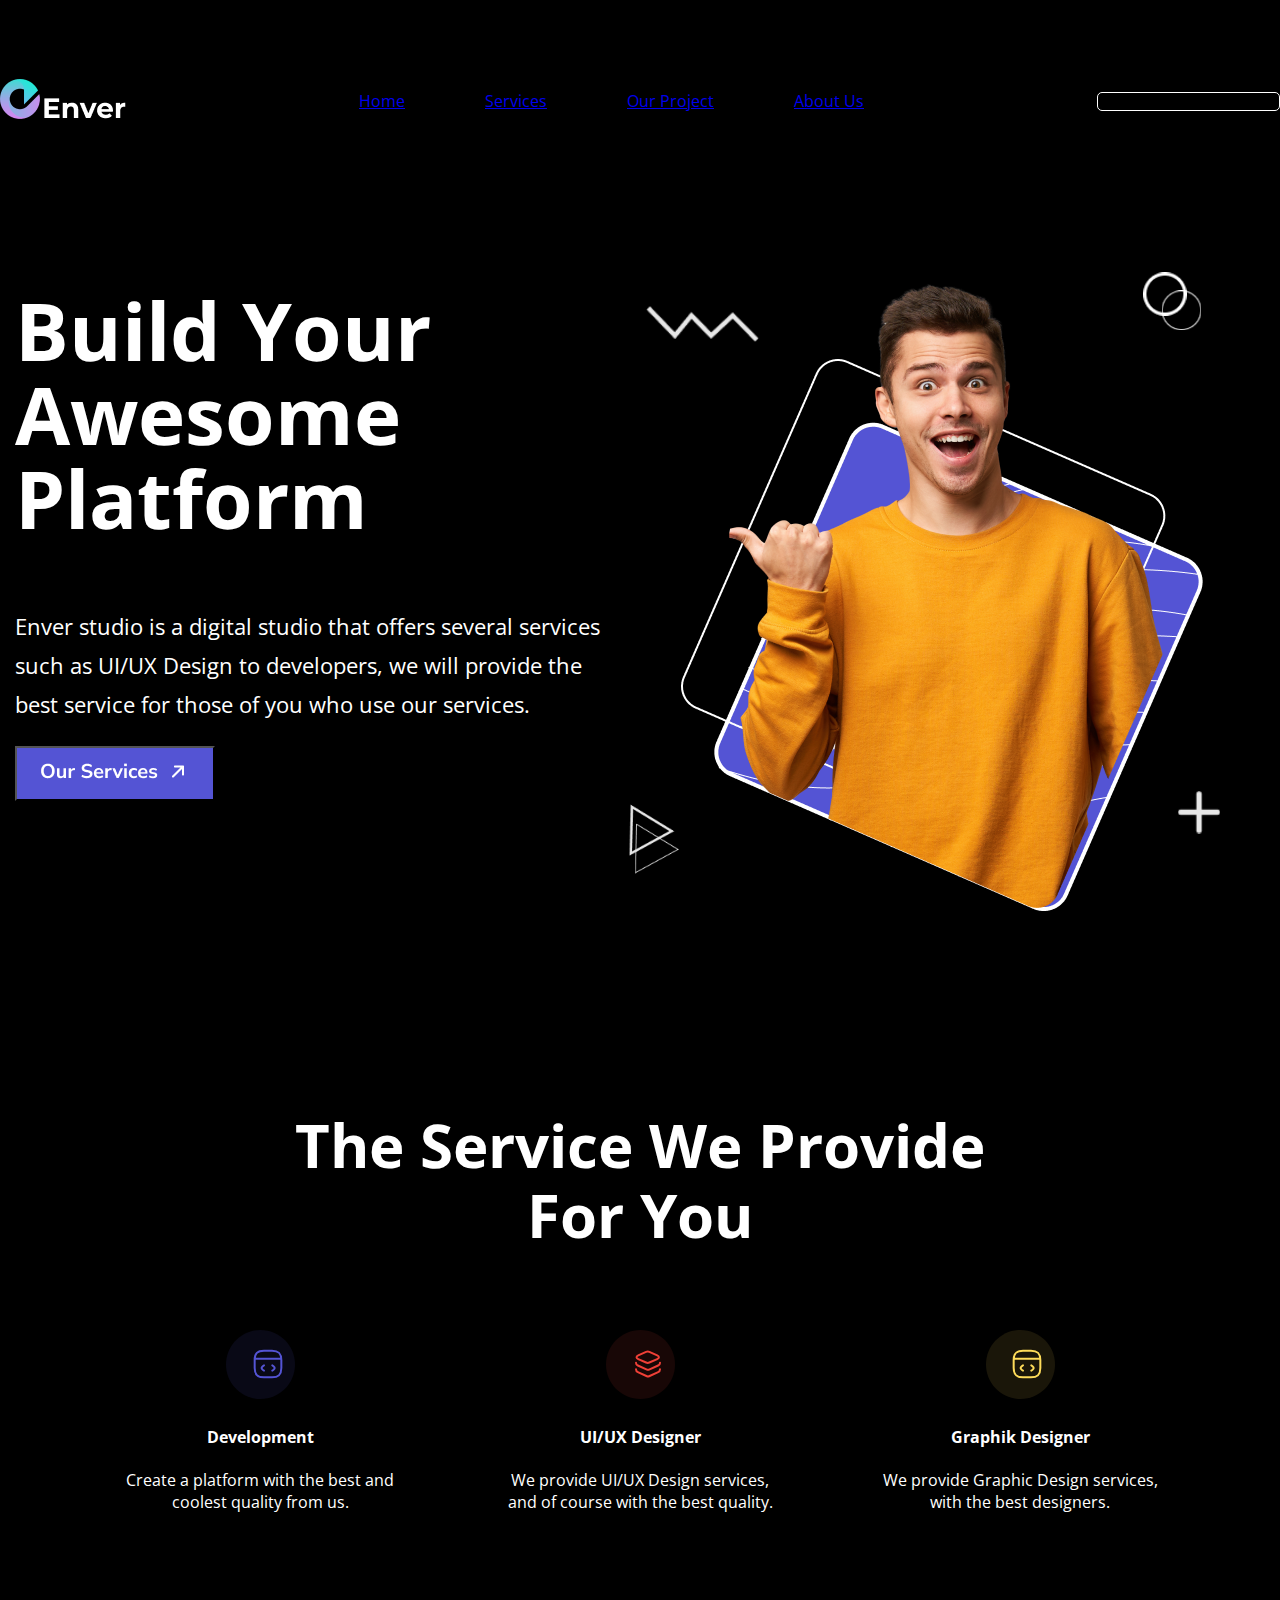
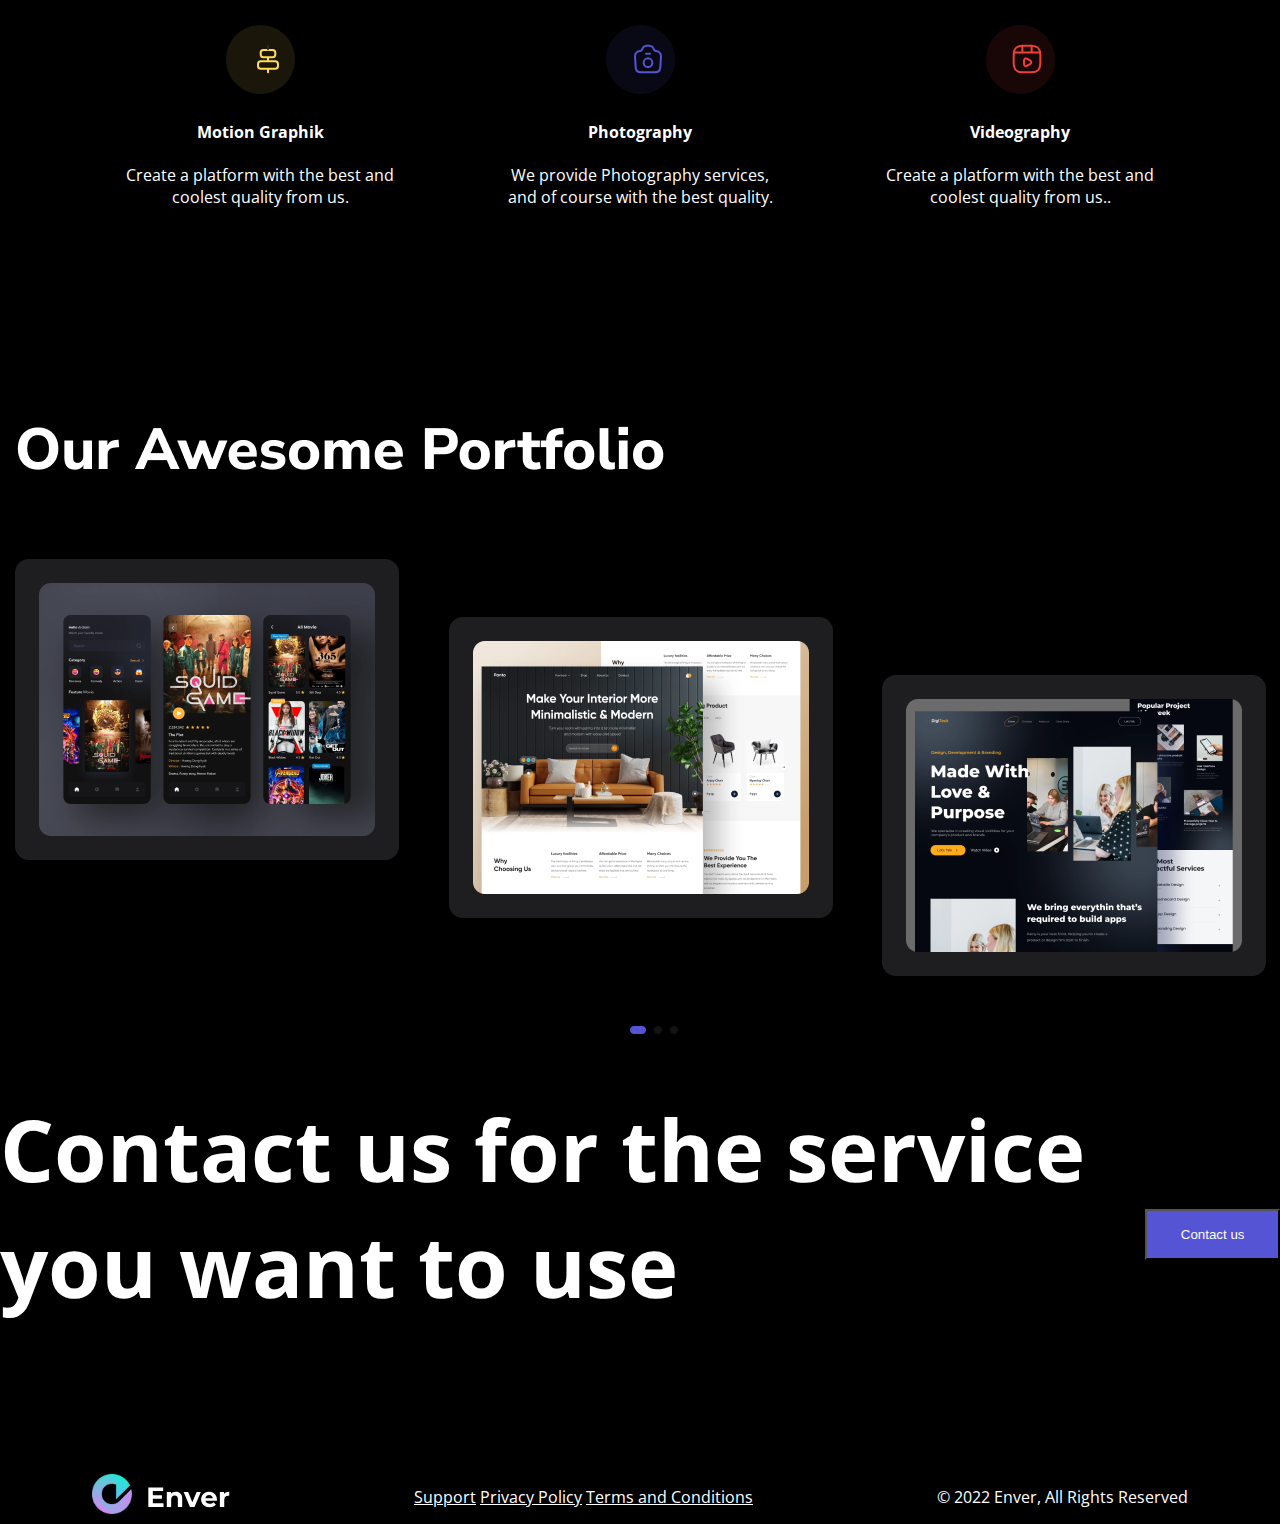
<file: HTML/WEEK2/HW Maket/index.html>
<!DOCTYPE html>
<html lang="en">
<head>
    <meta charset="UTF-8">
    <meta http-equiv="X-UA-Compatible" content="IE=edge">
    <meta name="viewport" content="width=device-width, initial-scale=1.0">
    <link rel="preconnect" href="https://fonts.googleapis.com">
    <link rel="preconnect" href="https://fonts.gstatic.com" crossorigin>
    <link href="https://fonts.googleapis.com/css2?family=Open+Sans&display=swap" rel="stylesheet">
    <link rel="stylesheet" href="style.css">
    <title>HWMaket</title>
</head>
<body>
    <header>
        <nav>
            <div class="start-logo">
                <img src="./imagesss/Logo Icon 1.png" alt="">
                <img src="./imagesss/Enver.png" alt="">
            </div>
            <div class="links">
                <a href="#">Home</a>
                <a href="#">Services</a>
                <a href="#">Our Project</a>
                <a href="#">About Us</a>
            </div>
            <div class="inpt" placeholder>
                <input type="text">
            </div>
        </nav>
    </header>
    <section class="block">
        <div class="block1">
            <h2>Build Your Awesome Platform</h2>
            <p>Enver studio is a digital studio that offers several services such as UI/UX Design to developers, we will provide the best service for those of you who use our services.</p>
            <button><img src="./imagesss/Frame 1.png" alt=""></button>
        </div>
        <div class="block__img">
            <img src="./imagesss/Group 162532.png" alt="">
        </div>
    </section>
    <main>
        <div class="minitext">
            <h1>The Service We Provide For You</h1>
        </div>
        <div class="glv">
            <div class="sec">
                <div class="glvtext"> 
                    <img src="./imagesss/Icon.svg" alt="">
                    <h4>Development</h4>
                    <p>Create a platform with the best and coolest quality from us.</p>
                </div>
    
                <div class="glvtext">
                    <img src="./imagesss/Icon (1).svg" alt="">
                    <h4>UI/UX Designer</h4>
                    <p>We provide UI/UX Design services, and of course with the best quality.</p>
                </div>
    
                <div class="glvtext">
                    <img src="./imagesss/Icon (2).svg" alt="">
                    <h4>Graphik Designer</h4>
                    <p>We provide Graphic Design services, with the best designers.</p>
                </div>
            </div>
            <div class="sec">
                <div class="glvtext">
                    <img src="./imagesss/Icon (3).svg" alt="">
                    <h4>Motion Graphik</h4>
                    <p>Create a platform with the best and coolest quality from us.</p>
                </div>
                
                <div class="glvtext">
                    <img src="./imagesss/Icon (4).svg" alt="">
                    <h4>Photography</h4>
                    <p>We provide Photography services, and of course with the best quality.</p>
                </div>
                    
                <div class="glvtext">
                    <img src="./imagesss/Icon (5).svg" alt="">
                    <h4>Videography</h4>
                    <p>Create a platform with the best and coolest quality from us..</p>
                </div>     
             </div> 
            </div>  
        </div>
        <div class="bigimages">
            <img src="./imagesss/Group 162513.png" alt="">
        </div>
        <div class="bottomtext">
            <h1>Contact us for the service you want to use</h1>
            <button>Contact us</button>
        </div>
    </main>
    <footer>
        <div class="end-logo">
            <div>
                <img src="./imagesss/Group 162475.svg" alt="">
            </div>
            <div>
                <a href="#">Support</a>
                <a href="#">Privacy Policy</a>
                <a href="#">Terms and Conditions</a>
            </div>
            <div>
                <p>© 2022 Enver, All Rights Reserved</p>
            </div>
        </div>
    </footer>

</body>
</html>
</file>
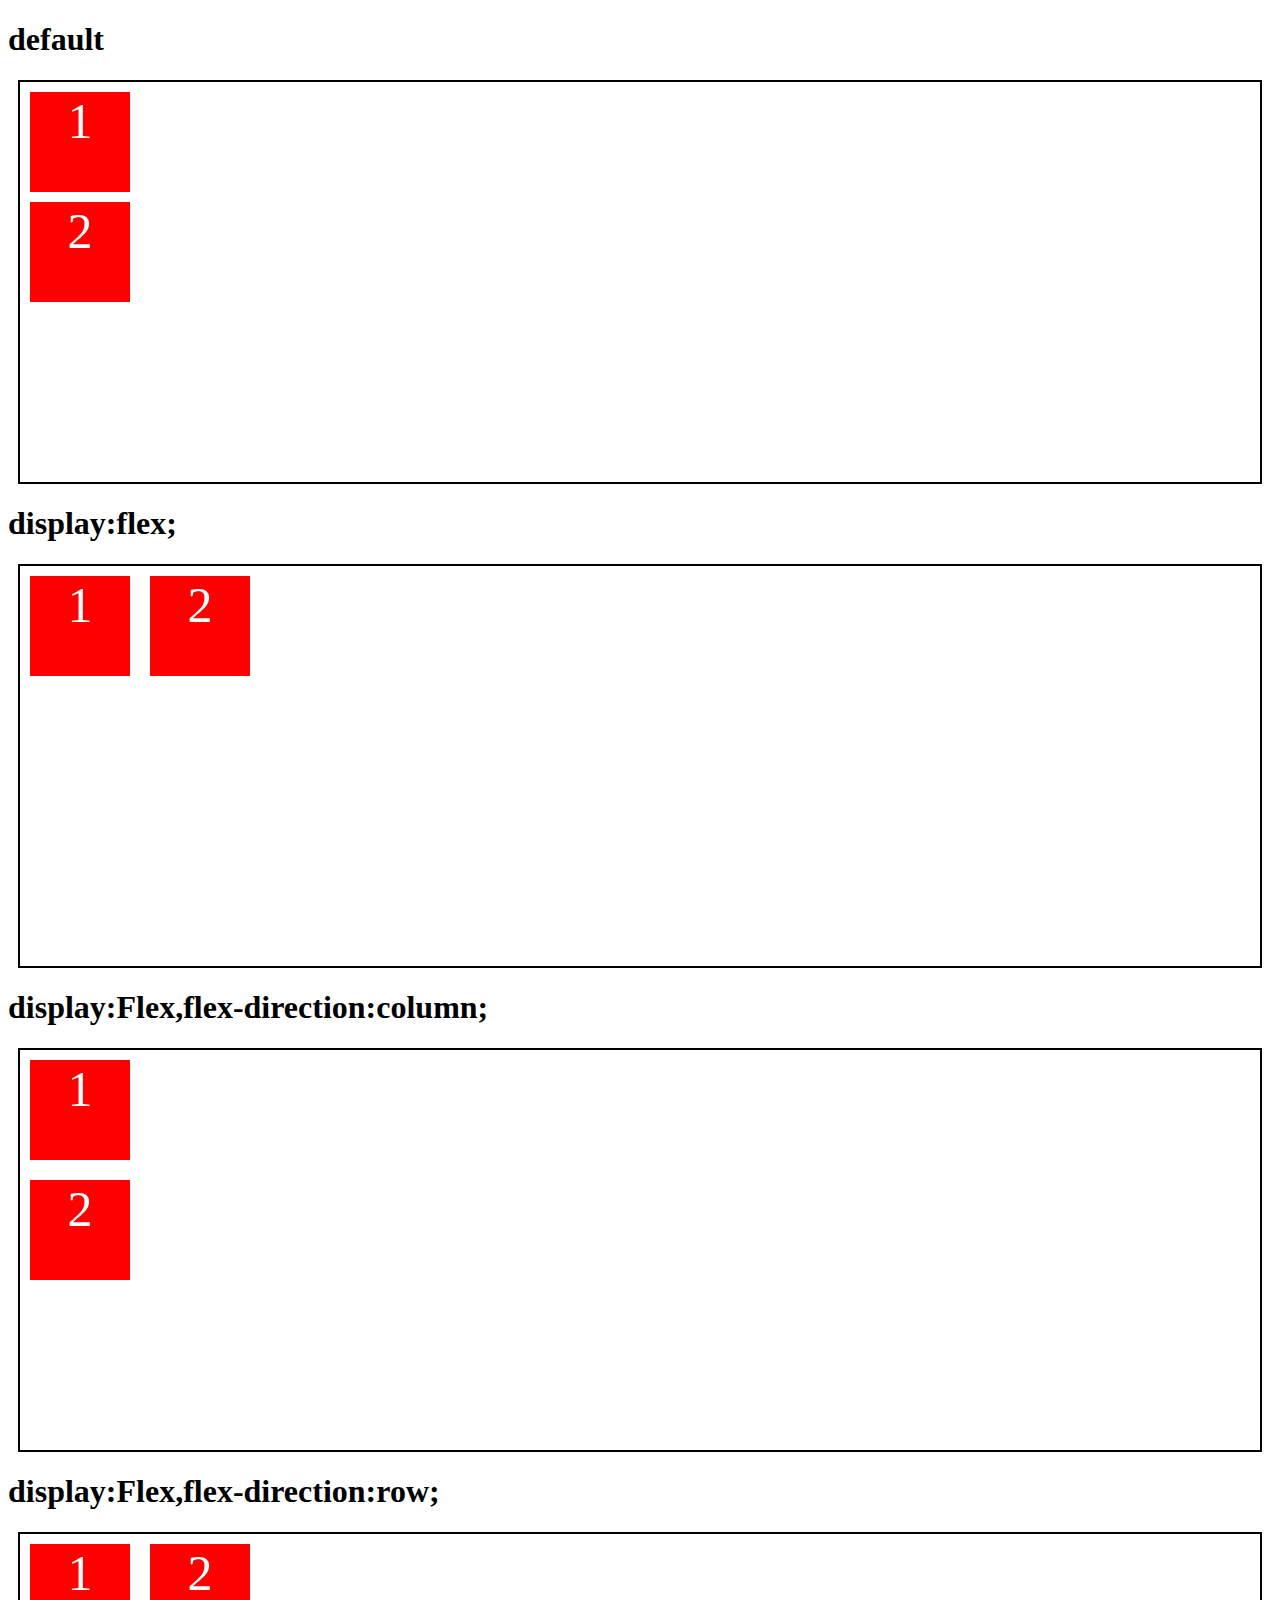
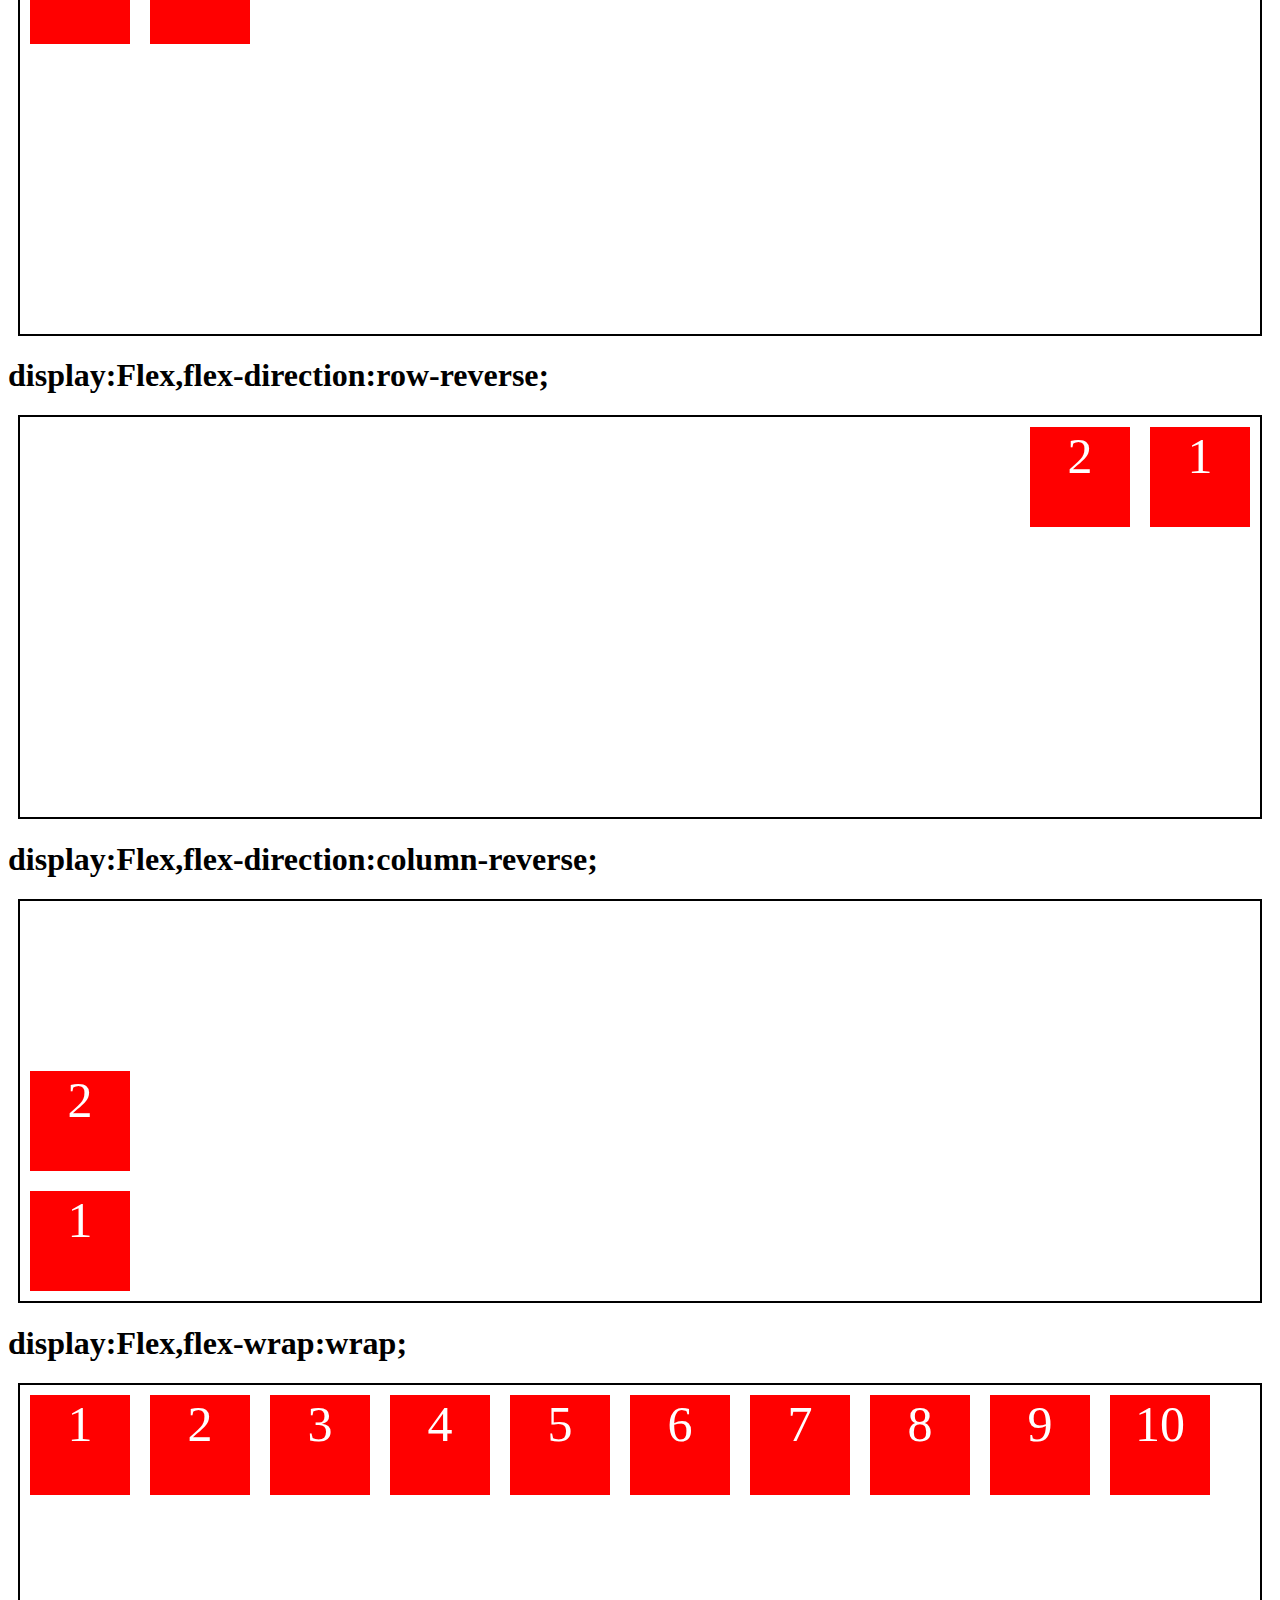
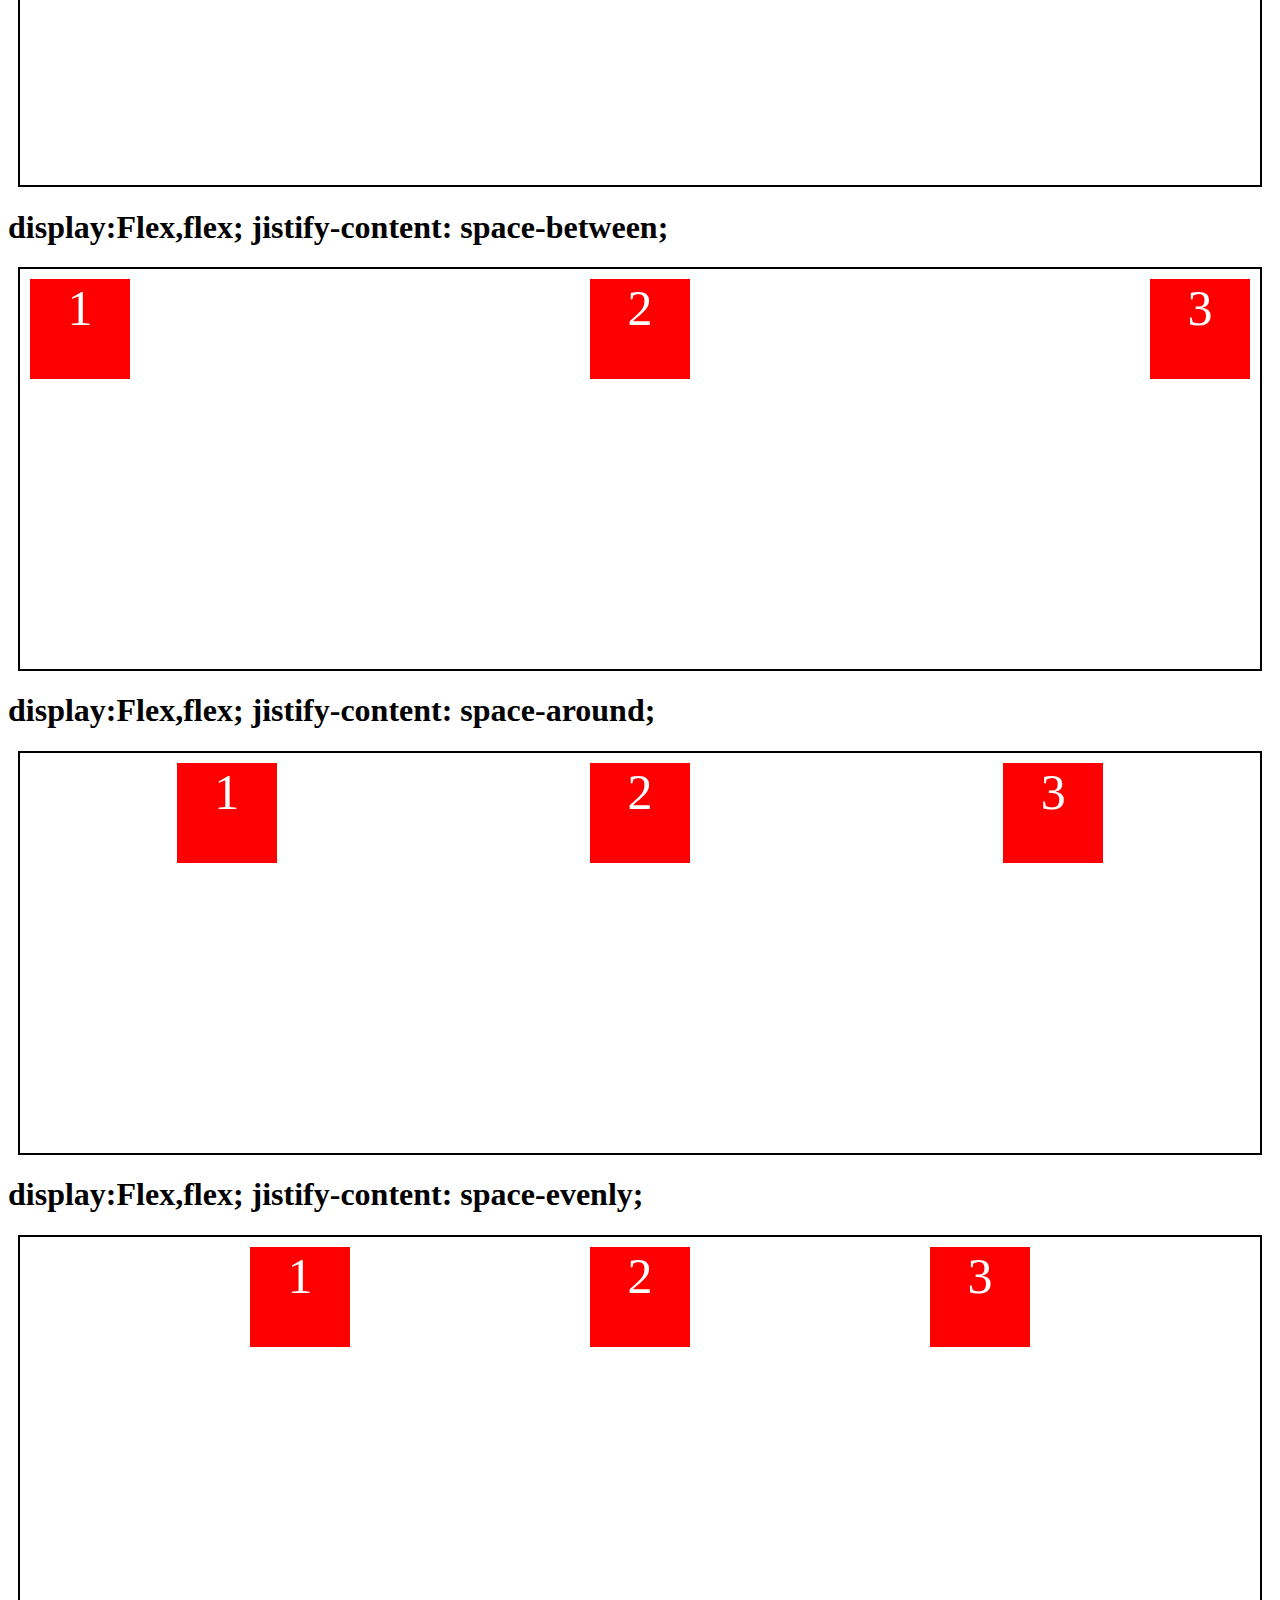
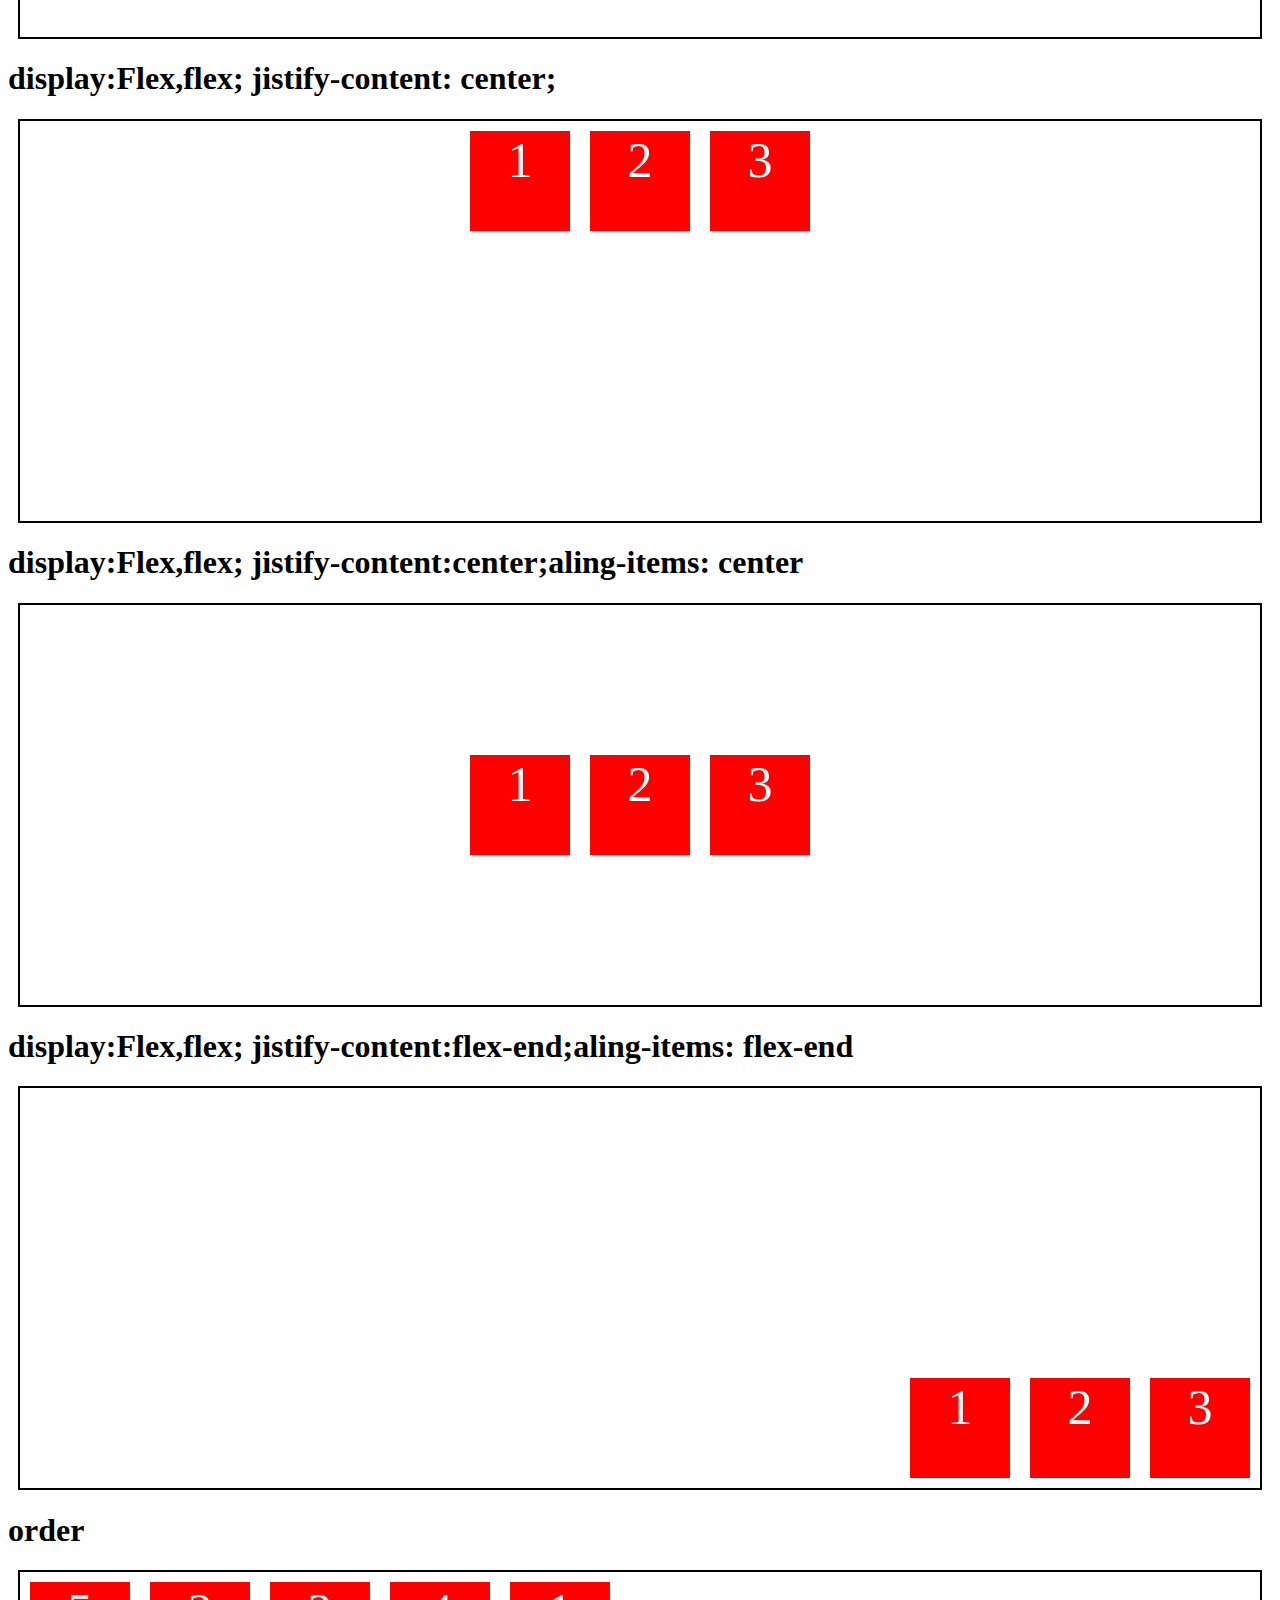
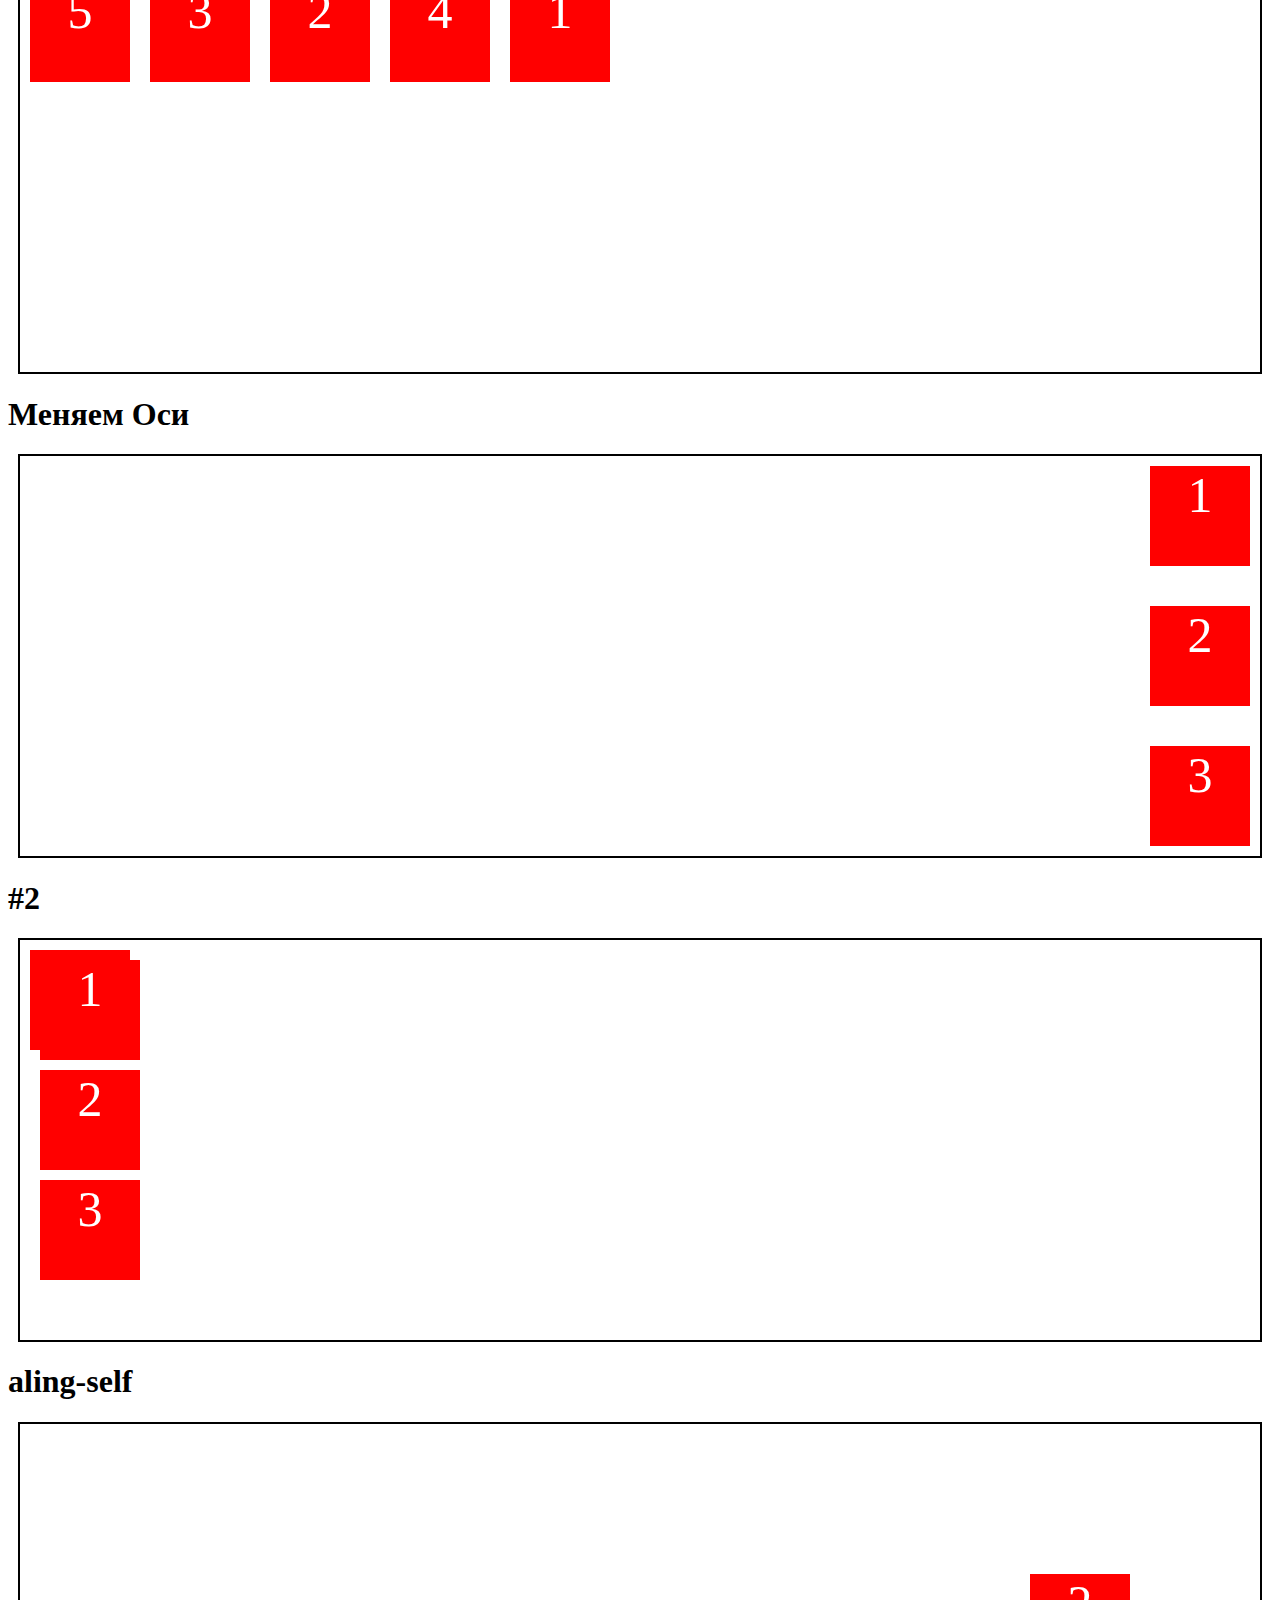
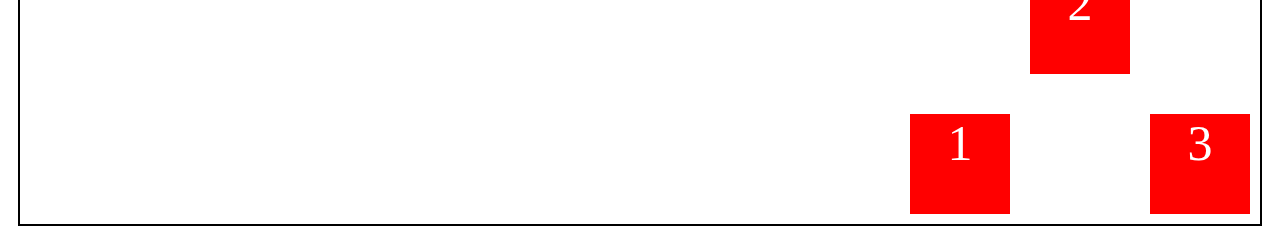
<file: HTML/WEEK2/Leeson1-flexbox/index.html>
<!DOCTYPE html>
<html lang="en">
<head>
    <meta charset="UTF-8">
    <meta http-equiv="X-UA-Compatible" content="IE=edge">
    <meta name="viewport" content="width=device-width, initial-scale=1.0">
    <link rel="stylesheet" href="./style.css">
    <title>FlexBox</title>
</head>
<body>
     <h1>default</h1>
     <div class="parent">
        <div>1</div>
        <div>2</div>
     </div>
     <!-- 1 - примеры -->
     <h1>display:flex;</h1>
     <div class="parent example-1">
        <div>1</div>
        <div>2</div>
     </div>
     <!-- 2 - пример -->
     <h1>display:Flex,flex-direction:column;</h1>
     <div class="parent example-2">
        <div>1</div>
        <div>2</div>
     </div>
     <!-- 3 - ПРиммер -->
     <h1>display:Flex,flex-direction:row;</h1>
     <div class="parent example-3">
        <div>1</div>
        <div>2</div>
     </div>
     <!-- 4 - ПРиммер -->
     <h1>display:Flex,flex-direction:row-reverse;</h1>
     <div class="parent example-4">
        <div>1</div>
        <div>2</div>
     </div>
     <!-- 5 - ПРиммер -->
     <h1>display:Flex,flex-direction:column-reverse;</h1>
     <div class="parent example-5">
        <div>1</div>
        <div>2</div>
     </div>
      <!-- 6  -->
      <h1>display:Flex,flex-wrap:wrap;</h1>
      <div class="parent example-6">
        <div>1</div>
        <div>2</div>
        <div>3</div>
        <div>4</div>
        <div>5</div>
        <div>6</div>
        <div>7</div>
        <div>8</div>
        <div>9</div>
        <div>10</div>
      </div>
      <!-- 7 -->
     <h1>display:Flex,flex; jistify-content: space-between;</h1>
     <div class="parent example-7">
        <div>1</div>
        <div>2</div>
        <div>3</div>
     </div>
     <!-- 8 -->
     <h1>display:Flex,flex; jistify-content: space-around;</h1>
     <div class="parent example-8">
        <div>1</div>
        <div>2</div>
        <div>3</div>
     </div>
      <!-- 9 -->
   <h1>display:Flex,flex; jistify-content: space-evenly;</h1>
   <div class="parent example-9">
   <div>1</div>
   <div>2</div>
  <div>3</div>
</div>
 <!-- 10 -->
<h1>display:Flex,flex; jistify-content: center;</h1>
<div class="parent example-10">
   <div>1</div>
<div>2</div>
   <div>3</div>
</div>
 <!-- 11 -->
 <h1>display:Flex,flex; jistify-content:center;aling-items: center</h1>
 <div class="parent example-11">
    <div>1</div>
     <div>2</div>
    <div>3</div>
 </div>
  <!-- 12 -->
  <h1>display:Flex,flex; jistify-content:flex-end;aling-items: flex-end</h1>
  <div class="parent example-12">
     <div>1</div>
      <div>2</div>
     <div>3</div>
  </div>
  <!-- order -->
  <h1>order</h1>
  <div class="parent example-13">
    <div id="first">1</div>
    <div>2</div>
    <div id="third">3</div>
    <div>4</div>
    <div id="fifth">5</div>
  </div>
  <!-- day 2  -->
  <h1>Меняем Оси</h1>
  <div class="parent example-14">
    <div>1</div>
    <div>2</div>
    <div>3</div>
  </div>
  <!-- primer-2 -->
  <h1>#2</h1>
  <div class="parent example-15">
    <div>
      <div>1</div>
      <div>2</div>
      <div>3</div>
    </div>
  </div>
  <!-- aling-self -->
  <h1>aling-self</h1>
  <div class="parent example-16">
    <div>1</div>
    <div id="second" >2</div>
    <div>3</div>
  </div>





</body>
</html>
</file>
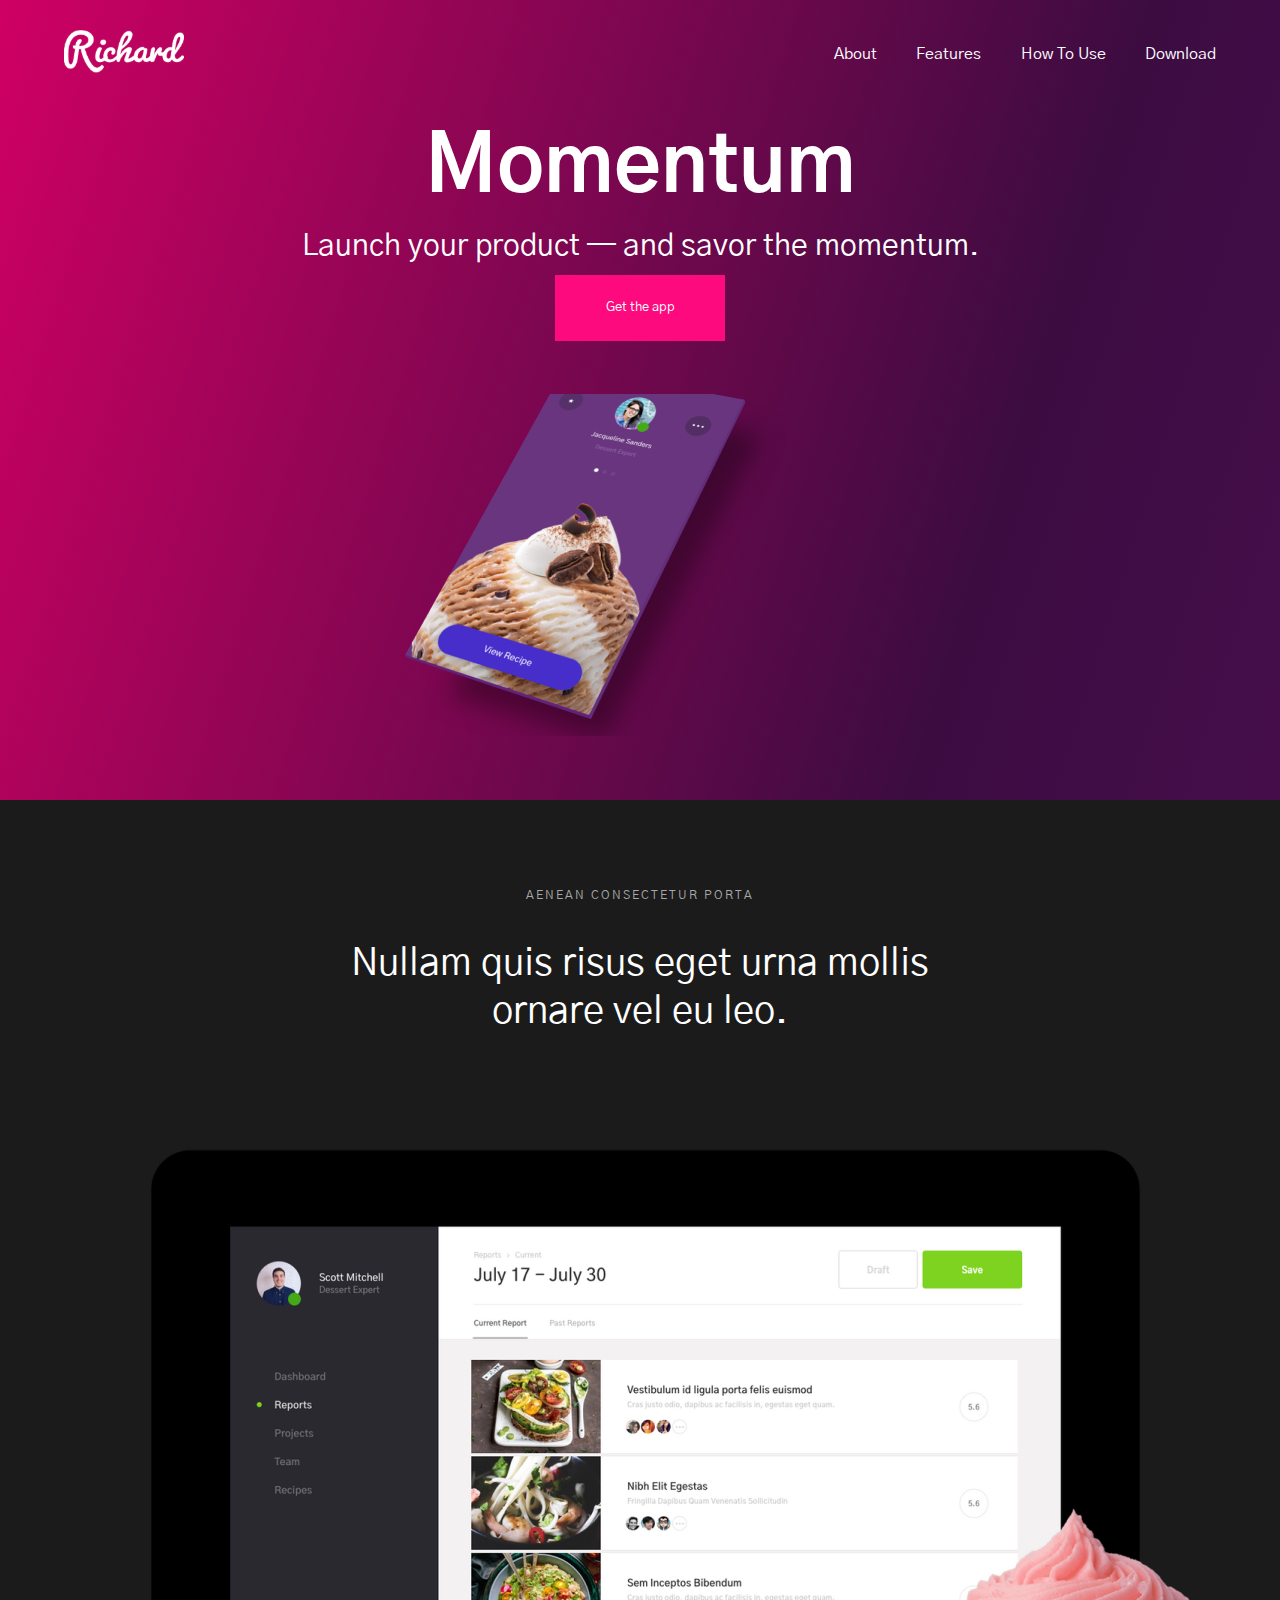
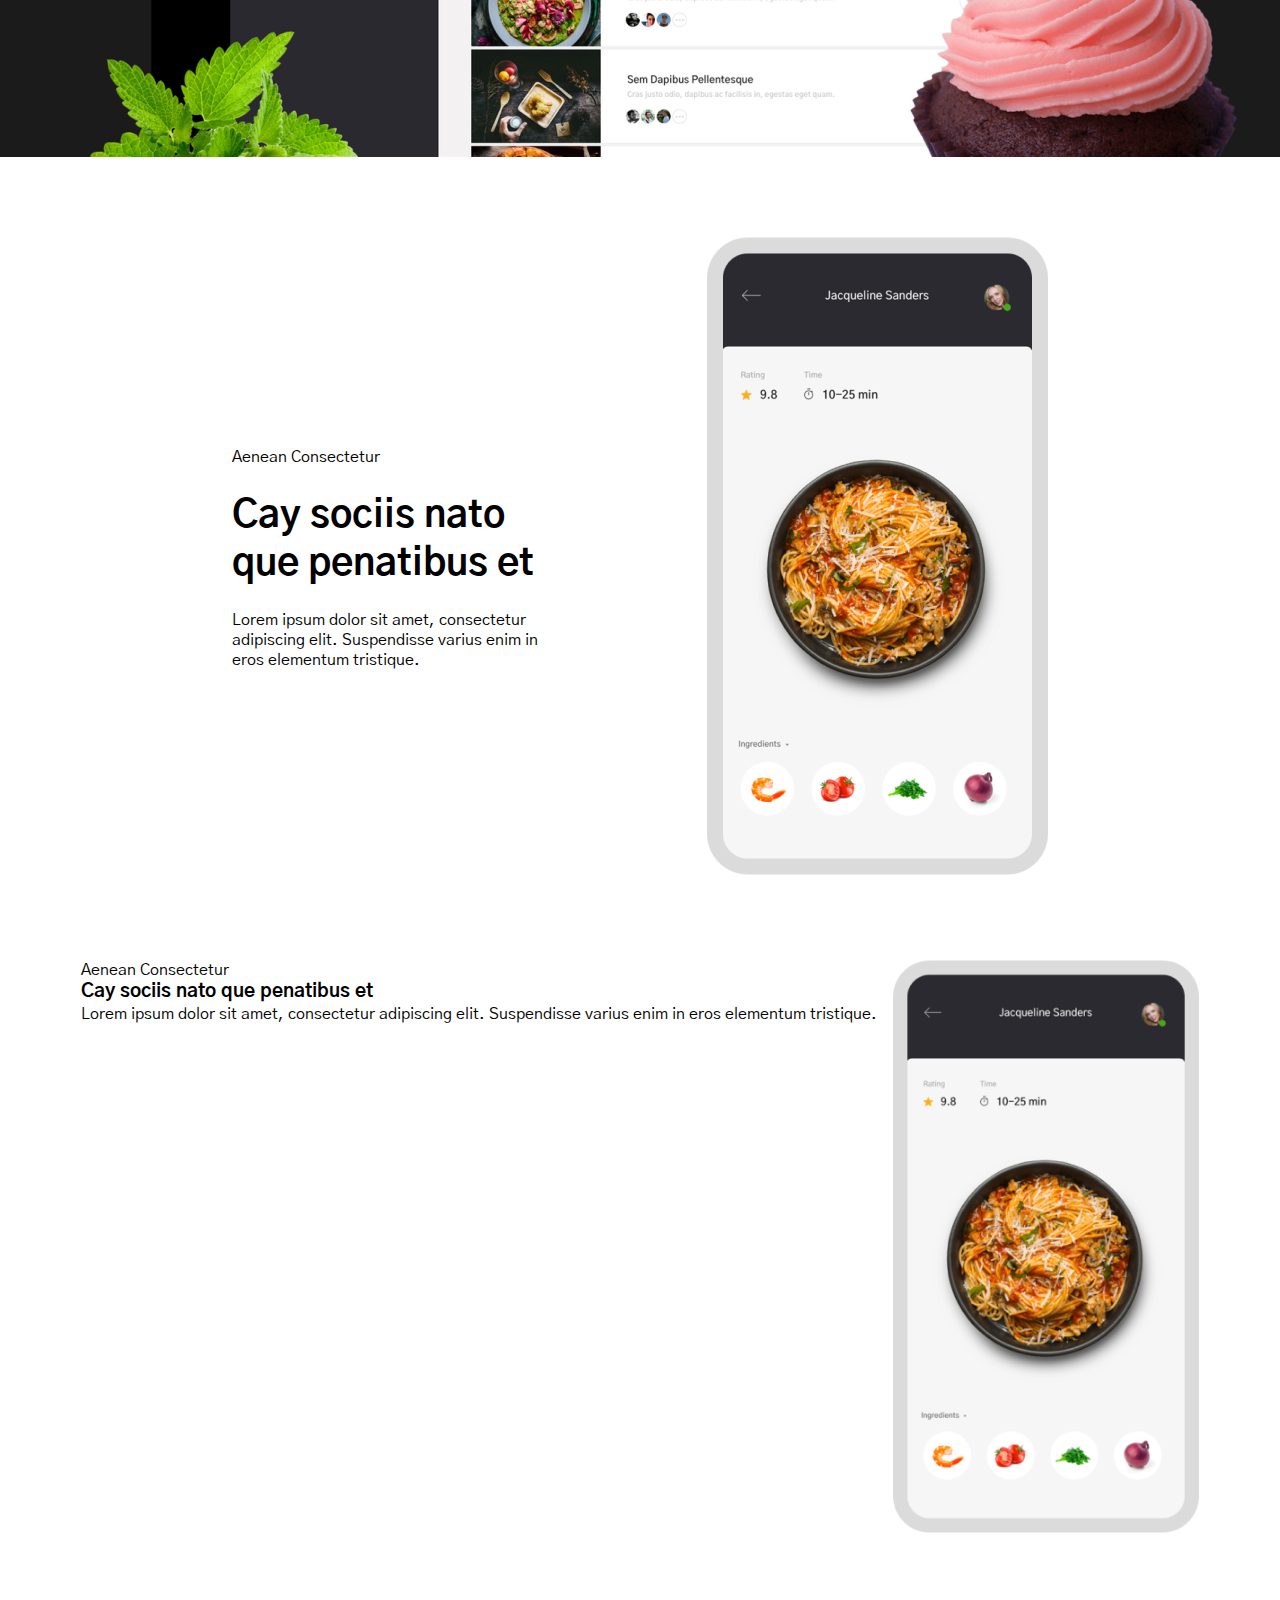
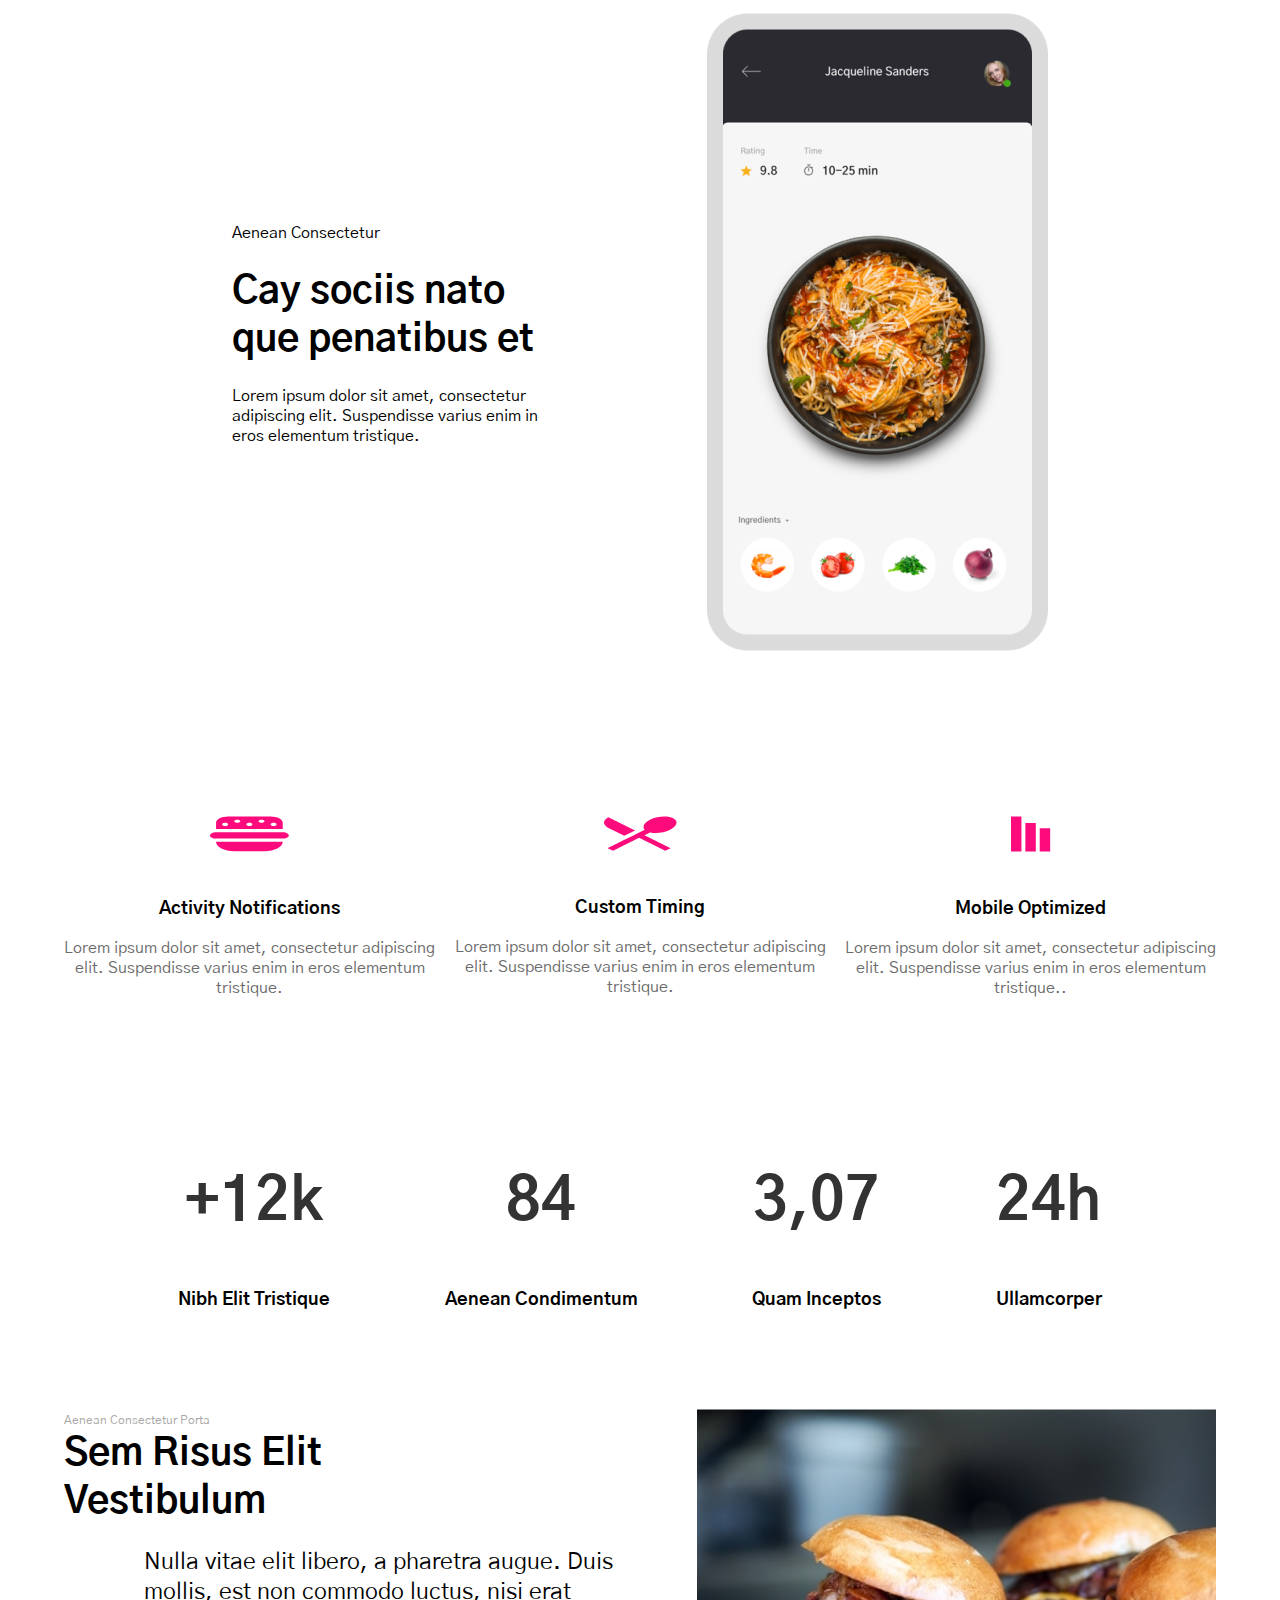
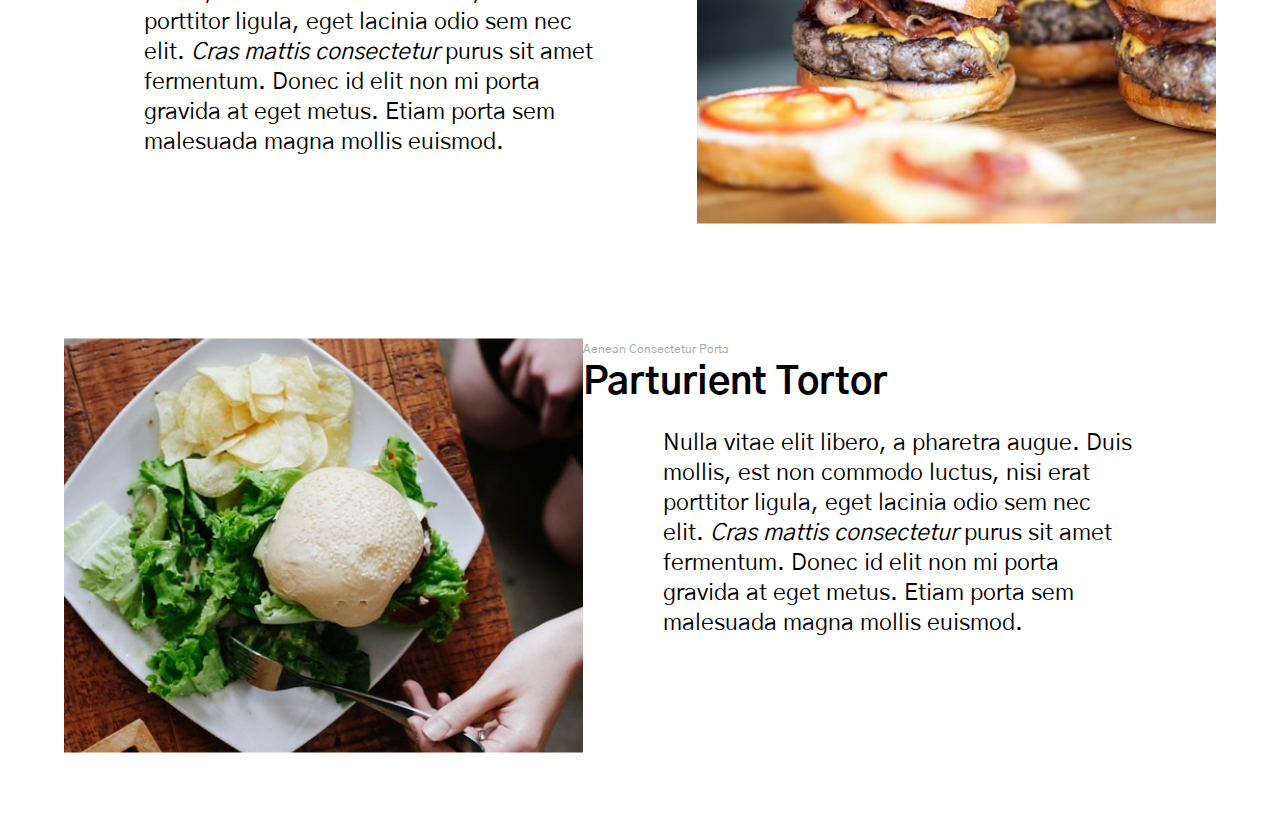
<file: HTML/WEEK2/Lesson2-Maket/index.html>
<!DOCTYPE html>
<html lang="en">
  <head>
    <meta charset="UTF-8" />
    <meta http-equiv="X-UA-Compatible" content="IE=edge" />
    <meta name="viewport" content="width=device-width, initial-scale=1.0" />
    <link rel="preconnect" href="https://fonts.googleapis.com" />
    <link rel="preconnect" href="https://fonts.gstatic.com" crossorigin />
    <link
      href="https://fonts.googleapis.com/css2?family=Gothic+A1&family=Inter&family=Kanit:wght@400;500&display=swap"
      rel="stylesheet"
    />
    <link rel="stylesheet" href="./style.css" />
    <title>Maket2</title>
  </head>
  <body>
    <!-- БЭМ  - Блок, Элемент, Модификатор -->
    <!-- имя-блока__имя-элемента -->
    <!-- login-form__input-email -->
    <!-- login-form__input-password -->
    <!-- login-form__button-login_active -->
    <!-- login-form__button-login_disabled -->
    <!-- header start -->
    <!-- Header Start -->
    <header>
      <nav class="container">
        <div class="logo"><img src="./images/IMAGElogo.svg" alt="logo" /></div>
        <div class="links">
          <a href="#">About</a>
          <a href="#">Features</a>
          <a href="#">How To Use</a>
          <a href="#">Download</a>
        </div>
      </nav>
      <div class="desc">
        <h1>Momentum</h1>
        <p>Launch your product — and savor the momentum.</p>
        <button>Get the app</button>
      </div>
      <div class="desc-phone">
        <img src="./images/IMAGE (1).png" alt="image" />
      </div>
    </header>
    <!-- header end  -->

    <!-- section start -->
    <section class="dark-sect">
      <div class="dark-sect__text">
        <span> Aenean Consectetur Porta </span>
        <p>Nullam quis risus eget urna mollis ornare vel eu leo.</p>
      </div>
      <div class="dark-sect__img">
        <img src="./images/IMAGEdesktop.png" alt="desktop" />
      </div>
    </section>
    <!-- section end -->

    <!-- main start-->
    <main>
      <div class="container">
        <!-- orders start -->
        <div class="orders">
          <div class="orders__order-block">
            <div class="orders__order-block-left">
              <span>Aenean Consectetur</span>
              <h3>Cay sociis nato que penatibus et</h3>
              <p>
                Lorem ipsum dolor sit amet, consectetur adipiscing elit.
                Suspendisse varius enim in eros elementum tristique.
              </p>
            </div>
            <div class="orders__order-block-right">
              <img src="./images/IMAGEmobile-1.png" alt="" />
            </div>
          </div>
          <div class="orders__order-block">
            <div class="orders__order-block-right">
              <span>Aenean Consectetur</span>
              <h3>Cay sociis nato que penatibus et</h3>
              <p>
                Lorem ipsum dolor sit amet, consectetur adipiscing elit.
                Suspendisse varius enim in eros elementum tristique.
              </p>
            </div>
            <div class="orders__order-block-left">
              <img src="./images/IMAGEmobile-1.png" alt="" />
            </div>
          </div>
        </div>
        <div class="orders__order-block">
          <div class="orders__order-block-left">
            <span>Aenean Consectetur</span>
            <h3>Cay sociis nato que penatibus et</h3>
            <p>
              Lorem ipsum dolor sit amet, consectetur adipiscing elit.
              Suspendisse varius enim in eros elementum tristique.
            </p>
          </div>
          <div class="orders__order-block-right">
            <img src="./images/IMAGEmobile-1.png" alt="" />
          </div>
        </div>
        <!-- orders end -->

        <!-- activity start -->
        <div class="activity">
          <div>
            <img src="./images/Page-1.svg" alt="" />
            <h4>Activity Notifications</h4>
            <p>
              Lorem ipsum dolor sit amet, consectetur adipiscing elit.
              Suspendisse varius enim in eros elementum tristique.
            </p>
          </div>
          <div>
            <img src="./images/Page-1 (1).svg" alt="" />
            <h4>Custom Timing</h4>
            <p>
              Lorem ipsum dolor sit amet, consectetur adipiscing elit.
              Suspendisse varius enim in eros elementum tristique.
            </p>
          </div>
          <div>
            <img src="./images/Combined-Shape.svg" alt="" />
            <h4>Mobile Optimized</h4>
            <p>
              Lorem ipsum dolor sit amet, consectetur adipiscing elit.
              Suspendisse varius enim in eros elementum tristique..
            </p>
          </div>
        </div>
        <!-- activity end -->
        <!-- hours start -->
        <div class="hours">
          <div class="hours__block">
            <h2>+12k</h2>
            <h4>Nibh Elit Tristique</h4>
          </div>
          <div class="hours__block">
            <h2>84</h2>
            <h4>Aenean Condimentum</h4>
          </div>
          <div class="hours__block">
            <h2>3,07</h2>
            <h4>Quam Inceptos</h4>
          </div>
          <div class="hours__block">
            <h2>24h</h2>
            <h4>Ullamcorper</h4>
          </div>
        </div>
        <!-- hours end -->
        <!-- food start -->
        <div class="food">
          <div class="food__block">
            <div class="food__block-text">
              <span>Aenean Consectetur Porta</span>
              <h3>Sem Risus Elit Vestibulum</h3>
              <p>
                Nulla vitae elit libero, a pharetra augue. Duis mollis, est non
                commodo luctus, nisi erat porttitor ligula, eget lacinia odio
                sem nec elit. <i>Cras mattis consectetur</i> purus sit amet
                fermentum. Donec id elit non mi porta gravida at eget metus.
                Etiam porta sem malesuada magna mollis euismod.
              </p>
            </div>
            <div>
              <img src="./images/IMAGE.png" alt="" />
            </div>
          </div>
          <div class="food__block">
            <div>
              <img src="./images/IMAGEsdf.png" alt="" />
            </div>
            <div class="food__block-text">
              <span>Aenean Consectetur Porta</span>
              <h3>Parturient Tortor</h3>
              <p>
                Nulla vitae elit libero, a pharetra augue. Duis mollis, est non
                commodo luctus, nisi erat porttitor ligula, eget lacinia odio
                sem nec elit. <i>Cras mattis consectetur</i> purus sit amet
                fermentum. Donec id elit non mi porta gravida at eget metus.
                Etiam porta sem malesuada magna mollis euismod.
              </p>
            </div>
          </div>
        </div>
        <!-- food end -->
      </div>
    </main>
    <!-- main end -->
  </body>
</html>
</file>
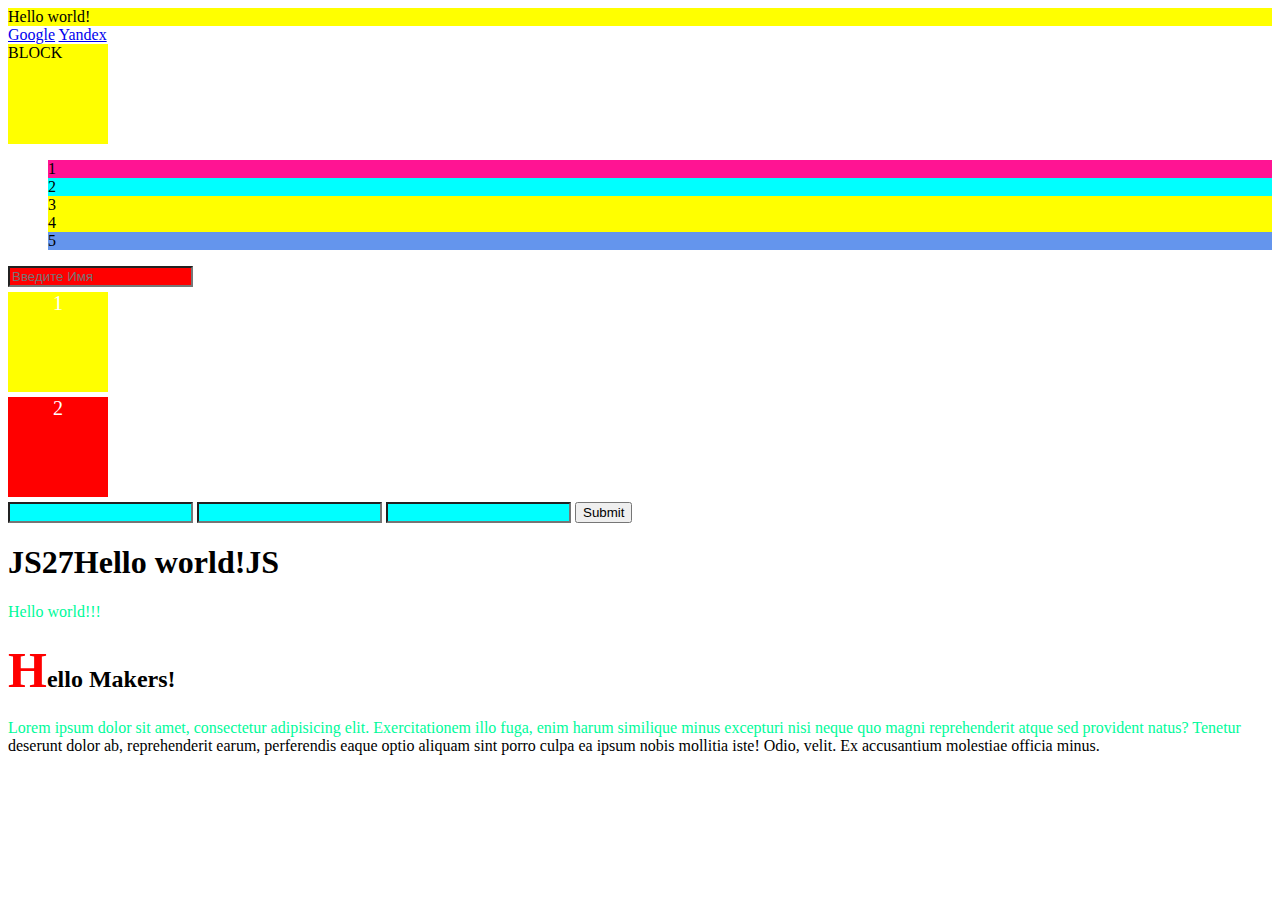
<file: HTML/WEEK2/Lesson3 - pseudo/index.html>
<!DOCTYPE html>
<html lang="en">
<head>
    <meta charset="UTF-8">
    <meta http-equiv="X-UA-Compatible" content="IE=edge">
    <meta name="viewport" content="width=device-width, initial-scale=1.0">
    <link rel="stylesheet" href="./stylr.css">
    <title>Псевдоклассы и Псевдоэлементы</title>
</head>
<body>
 <!-- hover -->
    <div>Hello world!</div>
    <!-- visited, active -->
    <a href="https://google.com" target="_blank">Google</a>
    <a href="https://yandex.com" target="_blank">Yandex</a>
    <!-- ------------------------- -->
    <div class="block">BLOCK</div>
<!-- First-child -->
    <ul>
        <li>
            <div>1</div>
        </li>
        <li>
            <div>2</div>
        </li>
        <li>
            <div>3</div>
        </li>
        <li>
            <div>4</div>
        </li>
        <li>
            <div>5</div>
        </li>
    </ul>

<!-- Focus  -->
    <input type="text" placeholder="Введите Имя">

<!-- NOT -->
    <div class="div-1">1</div>
    <div class="div-2">2</div>

<!-- valid, invalid -->
<!-- required Обязательно должно быть заполнено-->
    <form action="">
        <input type="text" required>
        <input type="email" required>
        <input type="number" required>
        <button>Submit</button>
    </form>

<!-- Псевдоэлементы -->
<!-- before, after -->
<h1>Hello world!</h1>
<p>Hello world!!!</p>

<!-- First-letter, first-line -->
<h2>Hello Makers!</h2>
<p>Lorem ipsum dolor sit amet, consectetur adipisicing elit. Exercitationem illo fuga, enim harum similique minus excepturi nisi neque quo magni reprehenderit atque sed provident natus? Tenetur deserunt dolor ab, reprehenderit earum, perferendis eaque optio aliquam sint porro culpa ea ipsum nobis mollitia iste! Odio, velit. Ex accusantium molestiae officia minus.</p>


</body>
</html>
</file>
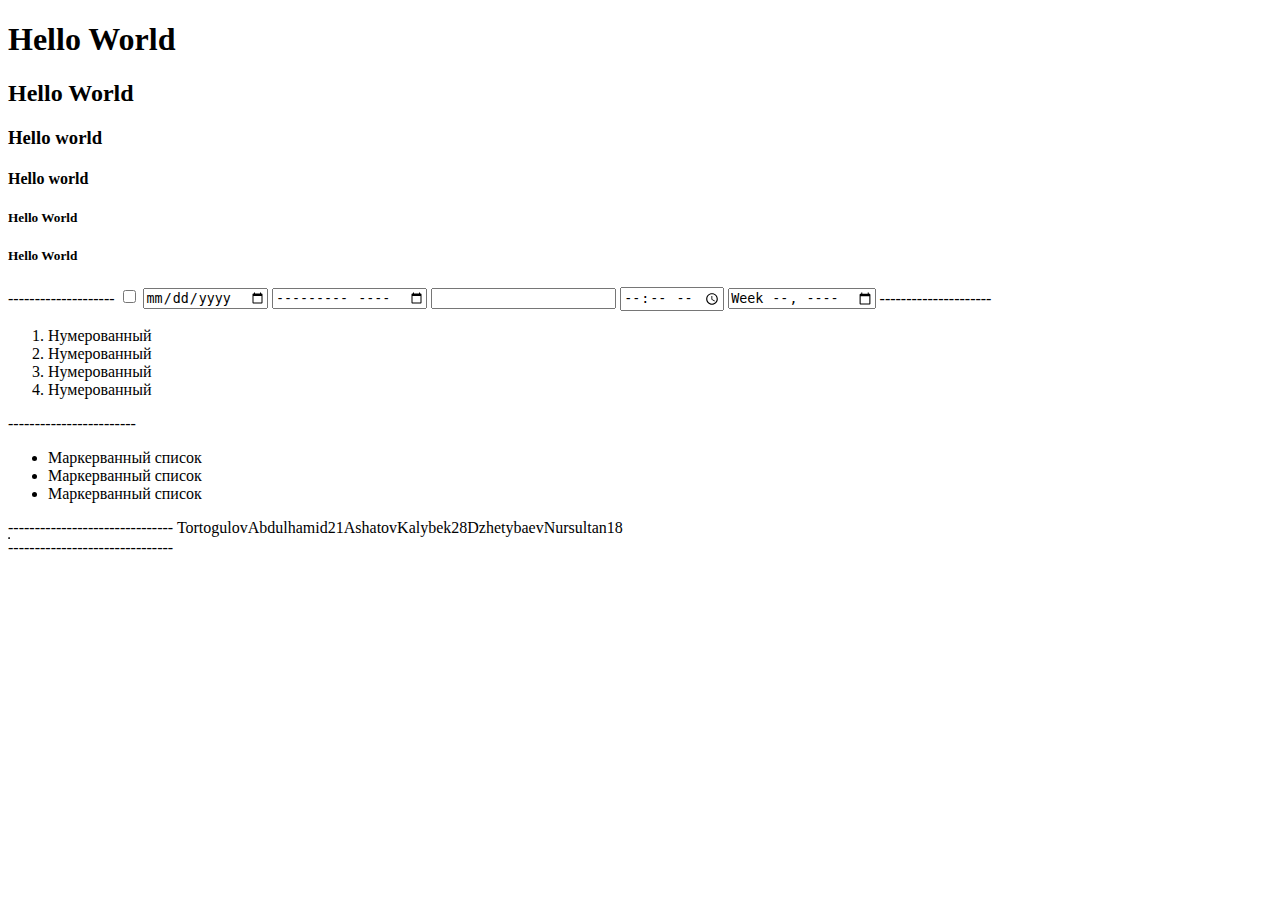
<file: HTML/WEEK1/Lesson2/indexwork.html>
<!DOCTYPE html>
<html lang="en">
<head>
    <meta charset="UTF-8">
    <meta http-equiv="X-UA-Compatible" content="IE=edge">
    <meta name="viewport" content="width=device-width, initial-scale=1.0">
    <title>Document</title>
</head>
<body>
    <h1>Hello World</h1>
    <h2>Hello World</h2>
    <h3>Hello world</h3>
    <h4>Hello world</h4>
    <h5>Hello World</h5>
    <h5>Hello World</h5>
    --------------------
    <input type="checkbox">
    <input type="date">
    <input type="month">
    <input type="number">
    <input type="time">
    <input type="week">
    ---------------------
    <ol>
        <li>Нумерованный</li>
        <li>Нумерованный</li>
        <li>Нумерованный</li>
        <li>Нумерованный</li>
    </ol>
    ------------------------
    <ul>
        <li>Маркерванный список</li>
        <li>Маркерванный список</li>
        <li>Маркерванный список</li>
    </ul>
    -------------------------------
    <table border="1px solid black">
        <tr>
            <tr>Tortogulov</tr>
            <tr>Abdulhamid</tr>
            <tr>21</tr>
        </tr>
        <tr>
            <tr>Ashatov</tr>
            <tr>Kalybek</tr>
            <tr>28</tr>
        </tr>
        <tr>
            <tr>Dzhetybaev</tr>
            <tr>Nursultan</tr>
            <tr>18</tr>
        </tr>
    </table>
    -------------------------------
</body>
</html>
</file>
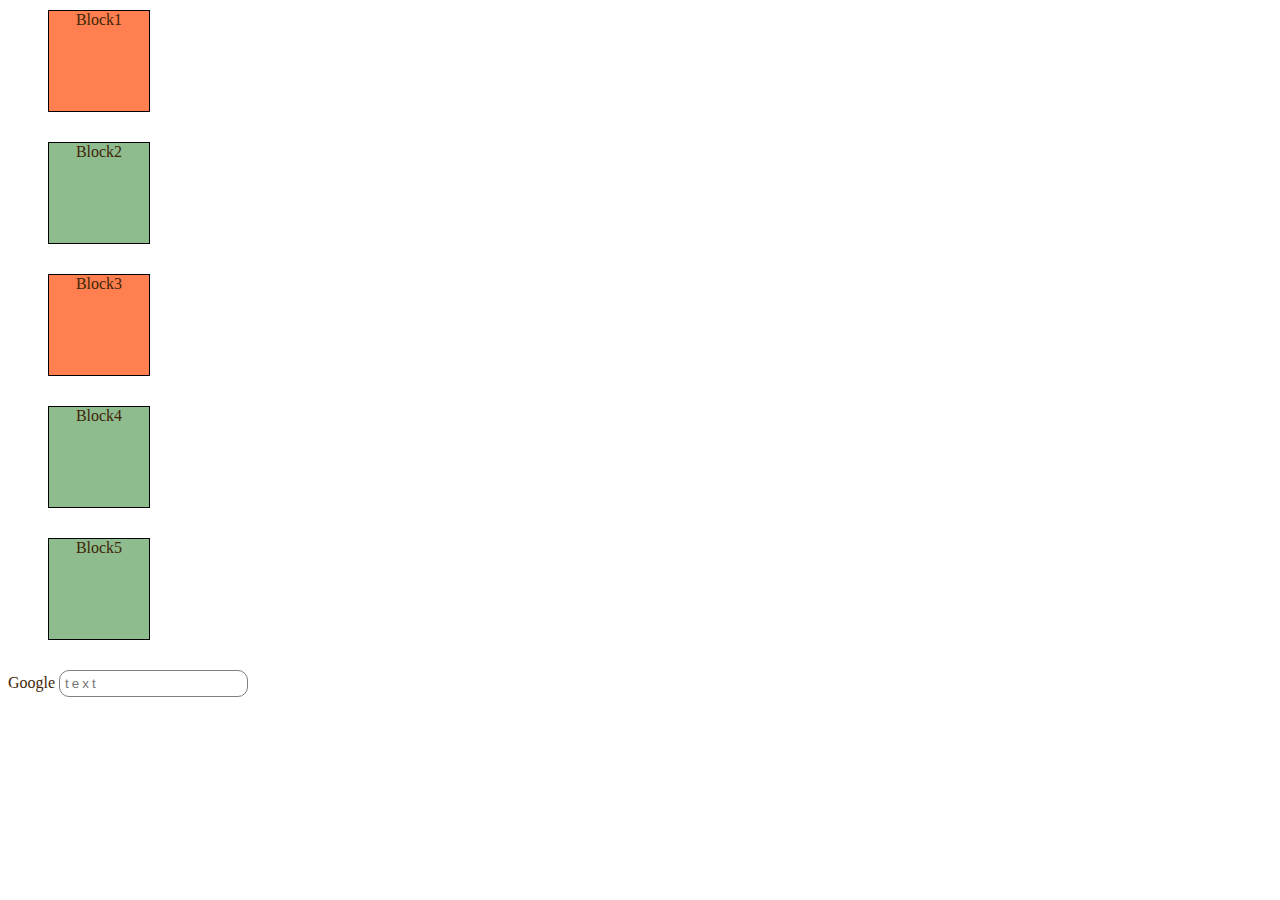
<file: HTML/WEEK1/Lesson3-css/index3.html>
<!DOCTYPE html>
<html lang="en">
<head>
    <meta charset="UTF-8">
    <meta http-equiv="X-UA-Compatible" content="IE=edge">
    <meta name="viewport" content="width=device-width, initial-scale=1.0">
    <!-- 3-й Способ - Внешний css -->
    <link rel="stylesheet" href="./css/style.css">
    <title>Lesson3-css</title>
    <!-- 2-й Способ - Внутренний css -->
    <!-- <style>
        div{
            color: crimson;
            width: 200px;
            height: 200px;
            background-color: lightskyblue;
        }
    </style>
</head> -->
<body>
    <!-- Каскадная таблица -->
    <!-- 1-й Способ(ИНЛАЙНОВЫЙ) -->
    <!-- <h1 style="color: red; font-size: 100px;">CSS - Cascading Style Sheets</h1> -->
    <!-- <div>Lorem ipsum dolor sit amet consectetur adipisicing elit. Modi similique at maiores ut rem minus rerum laborum nisi voluptatum possimus.</div>

    <div>
        DIV2
    </div>
     <span>JS27</span> -->
    <!--Приоритетность Селекторов по-возрастанию:
    1-й - Универсальный селектор*
    2-й - селетор по тегу
    3-й - по классу
    4-й - селектор ID
    -->

    <div class="block" id="block-1">Block1</div>
    <div >Block2</div>
    <div class="block">Block3</div>
    <div>Block4</div>
    <div>Block5</div>

    <a href="https://ww.google.com">Google</a>
    <input class="inp" type="text" placeholder="text">

</body>
</html>
</file>
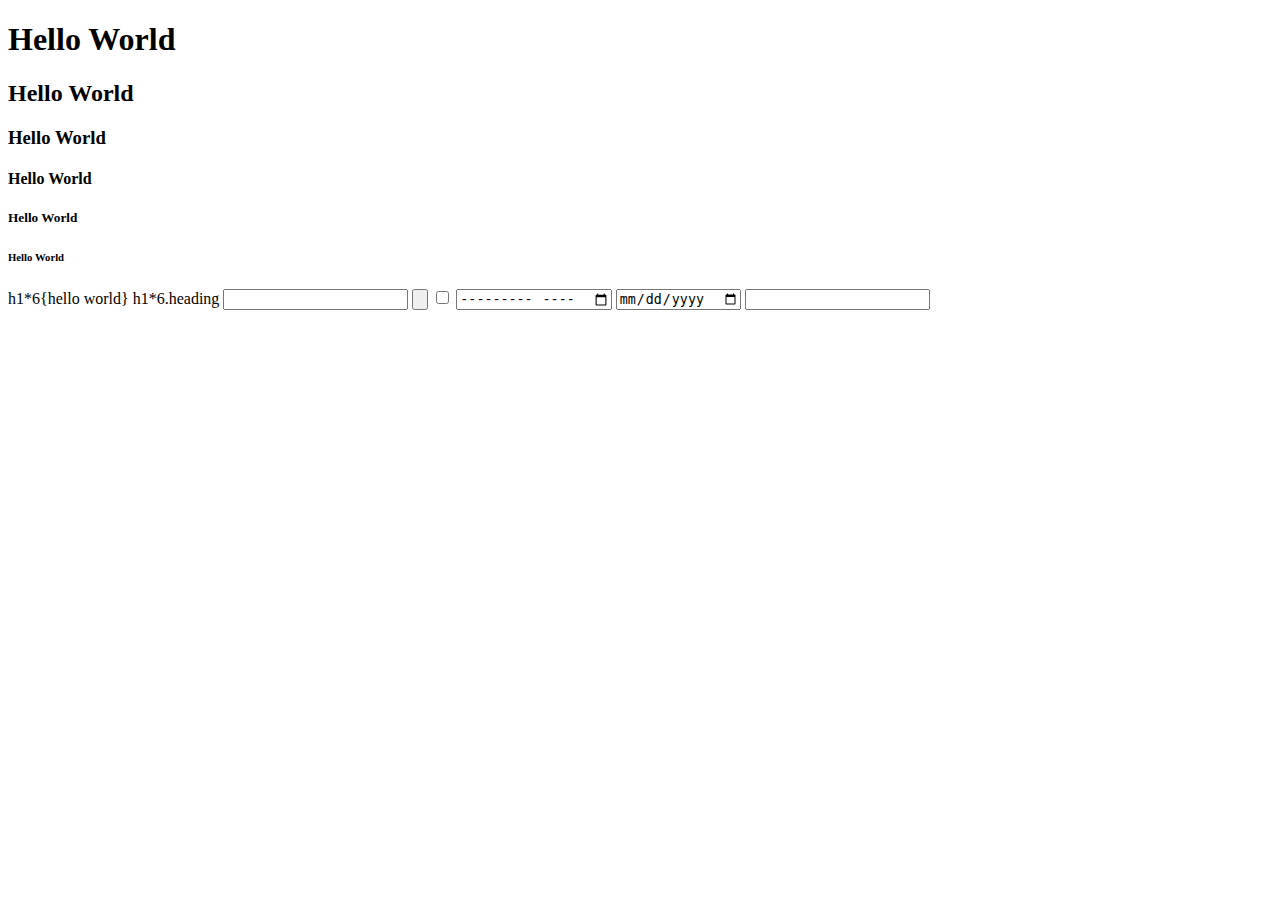
<file: HTML/WEEK1/Lesson3-css/indexwork.html>
<!DOCTYPE html>
<html lang="en">
<head>
    <meta charset="UTF-8">
    <meta http-equiv="X-UA-Compatible" content="IE=edge">
    <meta name="viewport" content="width=device-width, initial-scale=1.0">
    <title>Document</title>
</head>
<body>
    <h1 class="heading" id="heading-1">Hello World</h1>
    <h2 class="heading" id="heading-2">Hello World</h2>
    <h3 class="heading" id="heading-3">Hello World</h3>
    <h4 class="heading" id="heading-4">Hello World</h4>
    <h5 class="heading" id="heading-5">Hello World</h5>
    <h6 class="heading" id="heading-6">Hello World</h6>
    h1*6{hello world}
    h1*6.heading
    <input type="text">
    <input type="button">
    <input type="checkbox">
    <input type="month">
    <input type="date">
    <input type="number">
    <ul >

    </ul>
</html>
</file>
<file: HTML/WEEK2/HW Maket/style.css>
body{
    background-color: black;
    max-width: 1321px;
    margin: 0 auto;
    font-family: 'Open Sans', sans-serif;
}
header{
    padding: 50px 0;
}

nav{
    display: flex;
    justify-content: space-between;
    align-items:center
}

.links{
    display: flex;
    justify-content: space-evenly;
}
.links a{
    margin: 40px;
}
.inpt{
    display: flex;
    justify-content: flex-end;
}

input {
    border: 1px solid white;
    color: white;
    background-color: black;
    border-radius: 5px;
}

.block{
    display: flex;
    justify-content: space-evenly;
}

.block1 {
    margin: 20px 15px 0 15px;
    color: white;
}

.block1 h2 {
    font-size: 80px;
    line-height: 84px;
}

.block1 p {
    font-weight: 400;
    font-size: 22px;
    line-height: 39px;
}

.block1 button {
    width: 200px;
    height: 55px;
   background-color:  #5454D4;
}

.minitext{
    display: flex;
    justify-content: center;
    margin-top: 150px;
    color: white;
}
 .minitext h1{
    width: 695px;
    font-size: 60px;
    line-height: 70px;
    text-align: center;
    
    color: #FFFFFF;
}

.glv{
    display: flex;
    flex-direction: column;
    justify-content: center;
    align-items: center;
}
.glvtext {
    margin: 40px 50px;
    color: #FFFFFF;
    width: 280px;
    height: 215px;
    text-align: center;
}

.sec {
    display: flex;
    justify-content: center;
    align-items: center;
}

.bigimages {
    display: flex;
    justify-content: center;
    margin: 130px 50px 0 50px  ;
}

.bottomtext{
    display: flex;
    flex-direction: row;
    justify-content: space-between;
    color: #FFFFFF;
}

.bottomtext h1 {
    font-size: 85px;
}

.bottomtext button {
    color: white;
    margin-top: 175px;
    width: 201px;
    height: 51px;
    background-color:#5454D4;
}

.end-logo {
    display: flex;
    justify-content: space-around;
    align-items: center;
}

.end-logo a {
    color: #FFFFFF;
}

.end-logo p {
    color: #FFFFFF;
}
footer {
    margin-top: 90px;
}
</file>
<file: HTML/WEEK2/Leeson1-flexbox/style.css>
div{
    background-color: red;
    width: 100px;
    height: 100px;
    color: white;
    margin: 10px;
    font-size: 50px;
    text-align: center;
}

.parent{
    background-color: white;
    border: 2px solid black;
    width: auto;
    height: 400px;
}
.example-1{
    display: flex;
}

.example-2{
    display: flex;
    flex-direction: column;
}

.example-3{
   display: flex;
   flex-direction: row; 
}
.example-4{
    display: flex;
    flex-direction: row-reverse;
}
.example-5{
    display: flex;
    flex-direction: column-reverse;
}

.example-6{
    display: flex;
    flex-wrap: wrap;
}

.example-7{
    display: flex;
    justify-content: space-between;
}
.example-8{
    display: flex;
    justify-content: space-around;
}
.example-9{
    display: flex;
    justify-content: space-evenly;
}

.example-10{
    display: flex;
    justify-content: center;
}

.example-11{
    display: flex;
    justify-content: center;
    align-items: center;
}

.example-12{
    display: flex;
    justify-content: flex-end;
    align-items: flex-end;
}
 
.example-13 {
    display: flex;
}

#third{ 
    order: -1;
}
#fifth{
    order: -2;
}
#first{
    order: 1;
}

.example-14{
    display: flex;
    flex-direction: column;
    justify-content: space-between;
    align-items: flex-end;
}

.example-15{
    display: flex;
}

.example-16 {
    display: flex;
    justify-content: flex-end;
    align-items: flex-end;
}
#second {
    align-self: center;
}
</file>
<file: HTML/WEEK2/Lesson2-Maket/style.css>
* {
    margin: 0;
    padding: 0;
    box-sizing: border-box;
    font-family: "Gothic A1", sans-serif;
  }
  
  /* header start */
  header {
    background: linear-gradient(
        287.15deg,
        #450e4b 0%,
        #3c0c41 24.48%,
        rgba(207, 0, 99, 0) 100%
      ),
      #cf0063;
    height: 800px;
  }
  
  /* container */
  .container {
    max-width: 1152px;
    margin: 0 auto;
  }
  /* container */
  
  nav {
    display: flex;
    justify-content: space-between;
    padding: 30px 0;
  }
  
  .links a {
    color: white;
    text-decoration: none;
  }
  
  .links {
    width: 382px;
    display: flex;
    justify-content: space-between;
    align-items: center;
  }
  
  .logo {
    width: 120px;
  }
  
  .desc {
    height: 242px;
    display: flex;
    flex-direction: column;
    align-items: center;
    justify-content: space-evenly;
    color: white;
  }
  
  .desc button {
    height: 66px;
    width: 170px;
    border: 0;
    background: #fc0a7e;
    color: white;
  }
  
  .desc h1 {
    font-size: 80px;
  }
  
  .desc p {
    font-size: 30px;
  }
  
  .desc-phone {
    display: flex;
    justify-content: center;
  }
  
  .desc-phone img {
    margin: 44px 90px 30px 0;
  }
  
  /* header end */
  
  /* section start */
  .dark-sect {
    height: 957px;
    background-color: #1b1b1b;
    color: #ffffff;
    display: flex;
    flex-direction: column;
    justify-content: space-between;
  }
  
  .dark-sect__text {
    display: flex;
    flex-direction: column;
    justify-content: space-evenly;
    height: 221px;
    align-items: center;
    margin-top: 50px;
  }
  
  .dark-sect__img {
    display: flex;
    justify-content: center;
  }
  
  .dark-sect__text span {
    font-size: 12px;
    line-height: 20px;
    text-align: center;
    letter-spacing: 2px;
    text-transform: uppercase;
    color: #a8a8a8;
  }
  
  .dark-sect__text p {
    font-size: 38px;
    line-height: 48px;
    width: 607px;
    text-align: center;
  }
  
  /* section end */
  
  /* main start */
  
  /* orders start */
  
  .orders__order-block {
    display: flex;
    justify-content: space-evenly;
    margin: 80px 0;
  }
  .orders__order-block-left {
    width: 306px;
    display: flex;
    flex-direction: column;
    justify-content: center;
  }
  
  .orders__order-block-left > h3 {
    font-size: 38px;
    line-height: 48px;
    margin: 25px 0 22px;
  }

  /* orders end */

 .activity{
    padding: 80px 0;
    display: flex;
    justify-content: space-between;
    text-align: center;
  }

.activity div {
    width: 371px;
  }
  
h4{
    margin: 40px 0 17px;
    font-size: 18px;
    line-height: 24px;
   }
   .activity p{
    color: #6B6B6B;
   }
   /* activity end */

   /* hours start */
   .hours {
    margin: 80px 0;
    display: flex;
    justify-content: space-evenly;
    text-align: center;
   }
   
   .hours h2 {
    font-size: 59px;
    line-height: 90px;
    color: #333333;
   }
   /* hours end */

   /* food start */
   .food {
    display: flex;
    flex-direction: column;
   }

   .food__block {
    display: flex;
    justify-content: space-between;
   }

   .food__block-text span {
    font-size: 12px;
    line-height: 20px;
    color: #A8A8A8;

   }
   .food__block-text h3{
    width: 330px;
    font-size: 38px;
    line-height: 48px;
    color: #000000;
   }

   .food__block-text p{
    margin: 22px 80px 180px ;
    font-size: 23px;
    line-height: 30px;
   }

   /* food end */

  /* main end */
</file>
<file: HTML/WEEK2/Lesson3 - pseudo/stylr.css>
/* :hoveer - Отрабатывает при наведении */
/* div{
    background-color: red;
    width: 200px;
    height: 200px;
    border: 2px solid black;
    border-radius: 10px;
    color: beige;
}
div:hover {
    background-color: blue;
    transition: 2s;
} */

/* Псевдо классы для ссылок */
/* :visited */
a:visited {
    color: goldenrod;
}

/* a:active */
a:active{
    color: black;
}

.block{
    background-color: blueviolet;
    width: 100px;
    height: 100px;
}

.block:active {
    background-color: teal;
}

/* First-child */

ul{
    list-style-type: none;
}

/* div{
    background-color: orangered;
    width: 100px;
    height: 100px;
    margin-bottom: 5px;
    display: flex;
    justify-content: center;
    align-items: center ;
} */

li:first-child > div{
    background-color: deeppink;
}

/* ntn - child */
li:nth-child(2) > div{ 
    background-color: aqua;
}

/* :last-child */
li:last-child > div {
    background-color: cornflowerblue;
}

/* Focus */
/* input{
    background-color: black;
    border: 2px solid red;
    border-radius: 10px;
    color: fuchsia;
    transition: 0.8s;
}

input:focus {
    background-color: darkturquoise;
    transition: 0.8s;
} */

/* :not */
.div-1, 
.div-2{
    width: 100px;
    height: 100px;
    background-color: red;
    margin: 5px 0;
    color: white;
    font-size: 20px;
    text-align: center;
}

div:not(.div-2){
    background-color: yellow;
}

/* vallid invalid */
input:valid {
    background-color: red;
}  

input:invalid {
    background-color: aqua;
}

/* Псевоэлементы */
h1::before{
    content: "JS27";
}

h1::after{
    content: "JS";
}

/* selection */
p::selection{
    color: red;
    background-color: black;
}

/* first-letter, first-line */
h2::first-letter{
    color: red;
    font-size: 50px;
}
/* first-line */
p::first-line{
    color:mediumspringgreen;
    
}
</file>
<file: HTML/WEEK1/Lesson3-css/css/style.css>
/* Селекторы в css */
/* Селеткор для всех */
*{
    color: rgb(62, 37, 6);
}

/* Селектор по тегу */
div{
    background-color: darkseagreen;
    border: 1px solid black;
    width: 100px;
    height: 100px;
    /* margin: 50px; */
    /* margin-top: 10px;
    margin-left: 20px;
    margin-bottom: 15px; */
    /* margin: 10px 20px; */
    /* margin: 5px 10px 20px ; */
    margin: 10px 20px 30px 40px;
    /* padding: 15px 10px; */
    /* padding:  10px 15px 5px; */
    /* padding: 10px 20px 30px 40px; */
    text-align: center;
}
/* Селектор по классу */
.block{
    background-color: coral !important;
}
/* Селектор по ID */
#block-1{
    background-color: goldenrod;
}
/* ========================= */
a{
    text-decoration: none;
}

.inp{
    padding: 5px;
    border: 1px solid gray;
    border-radius: 10px;
    letter-spacing: 3px;
}
</file>
